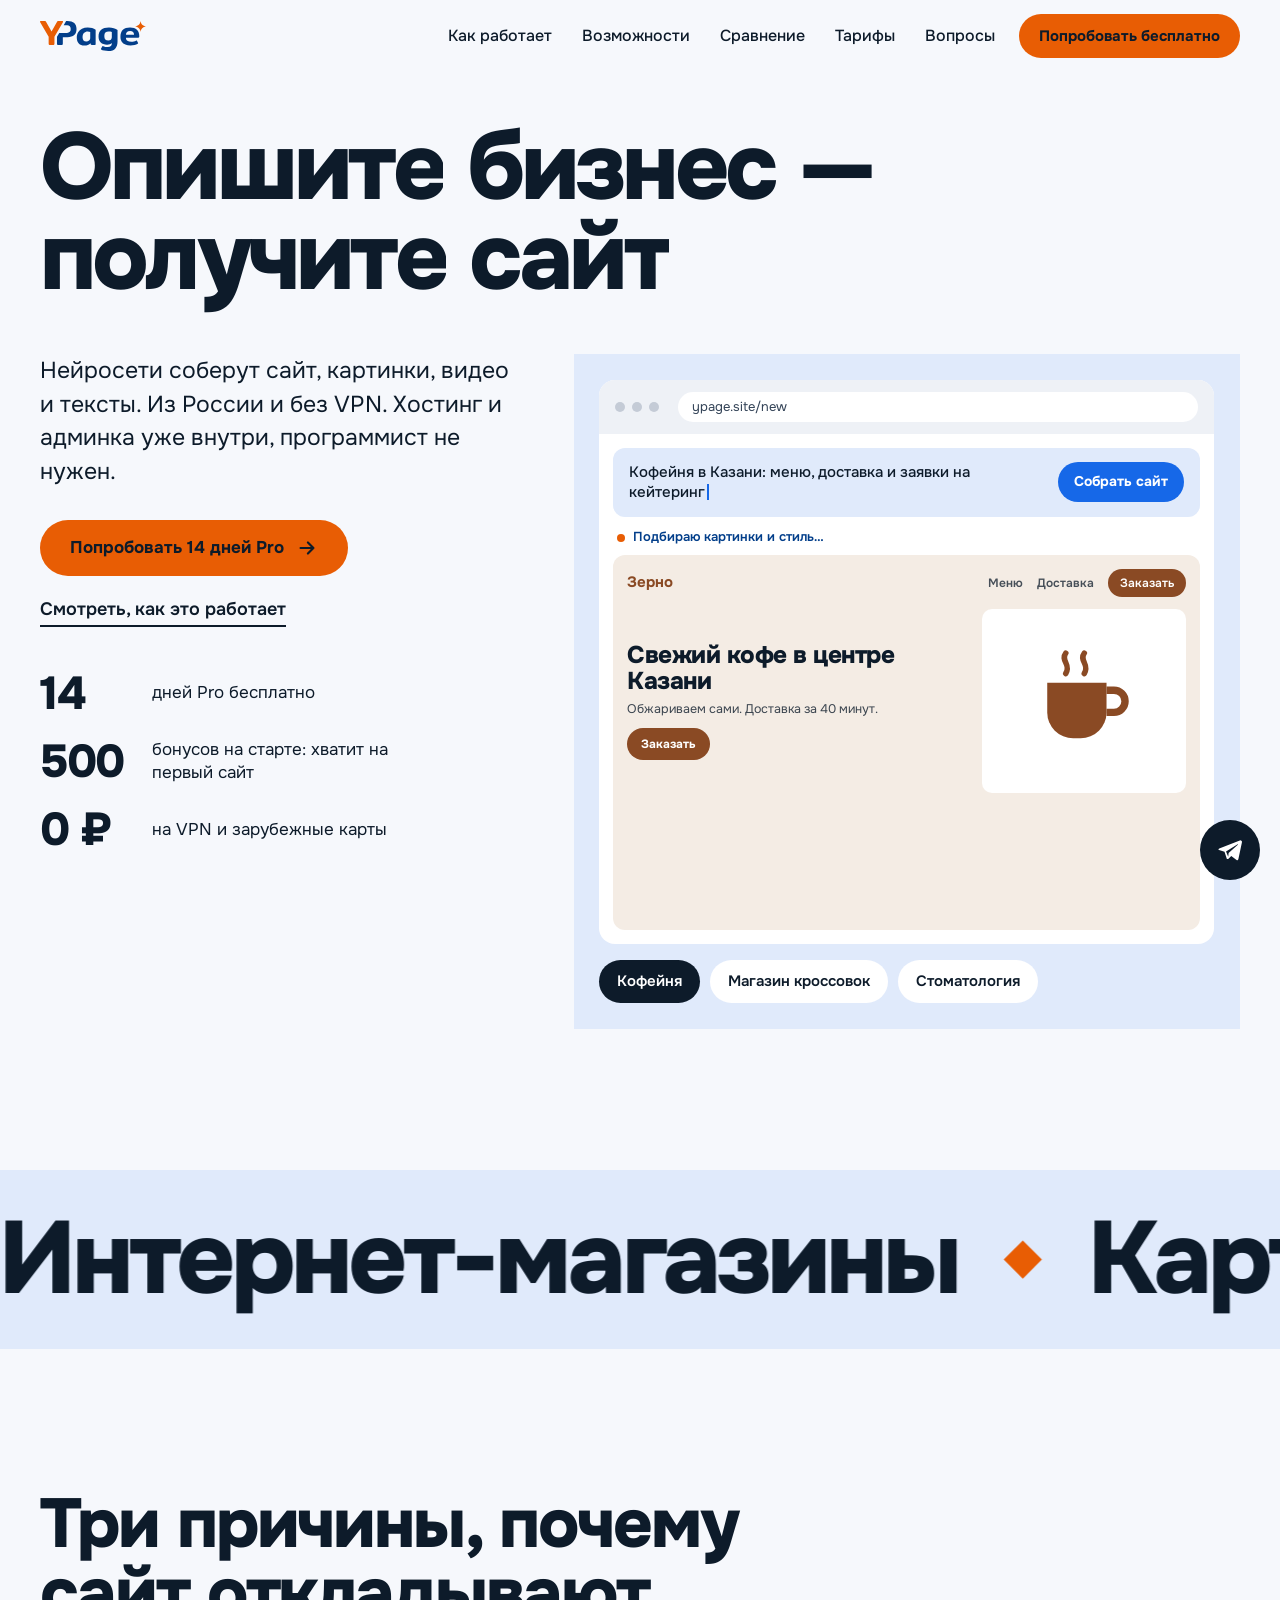
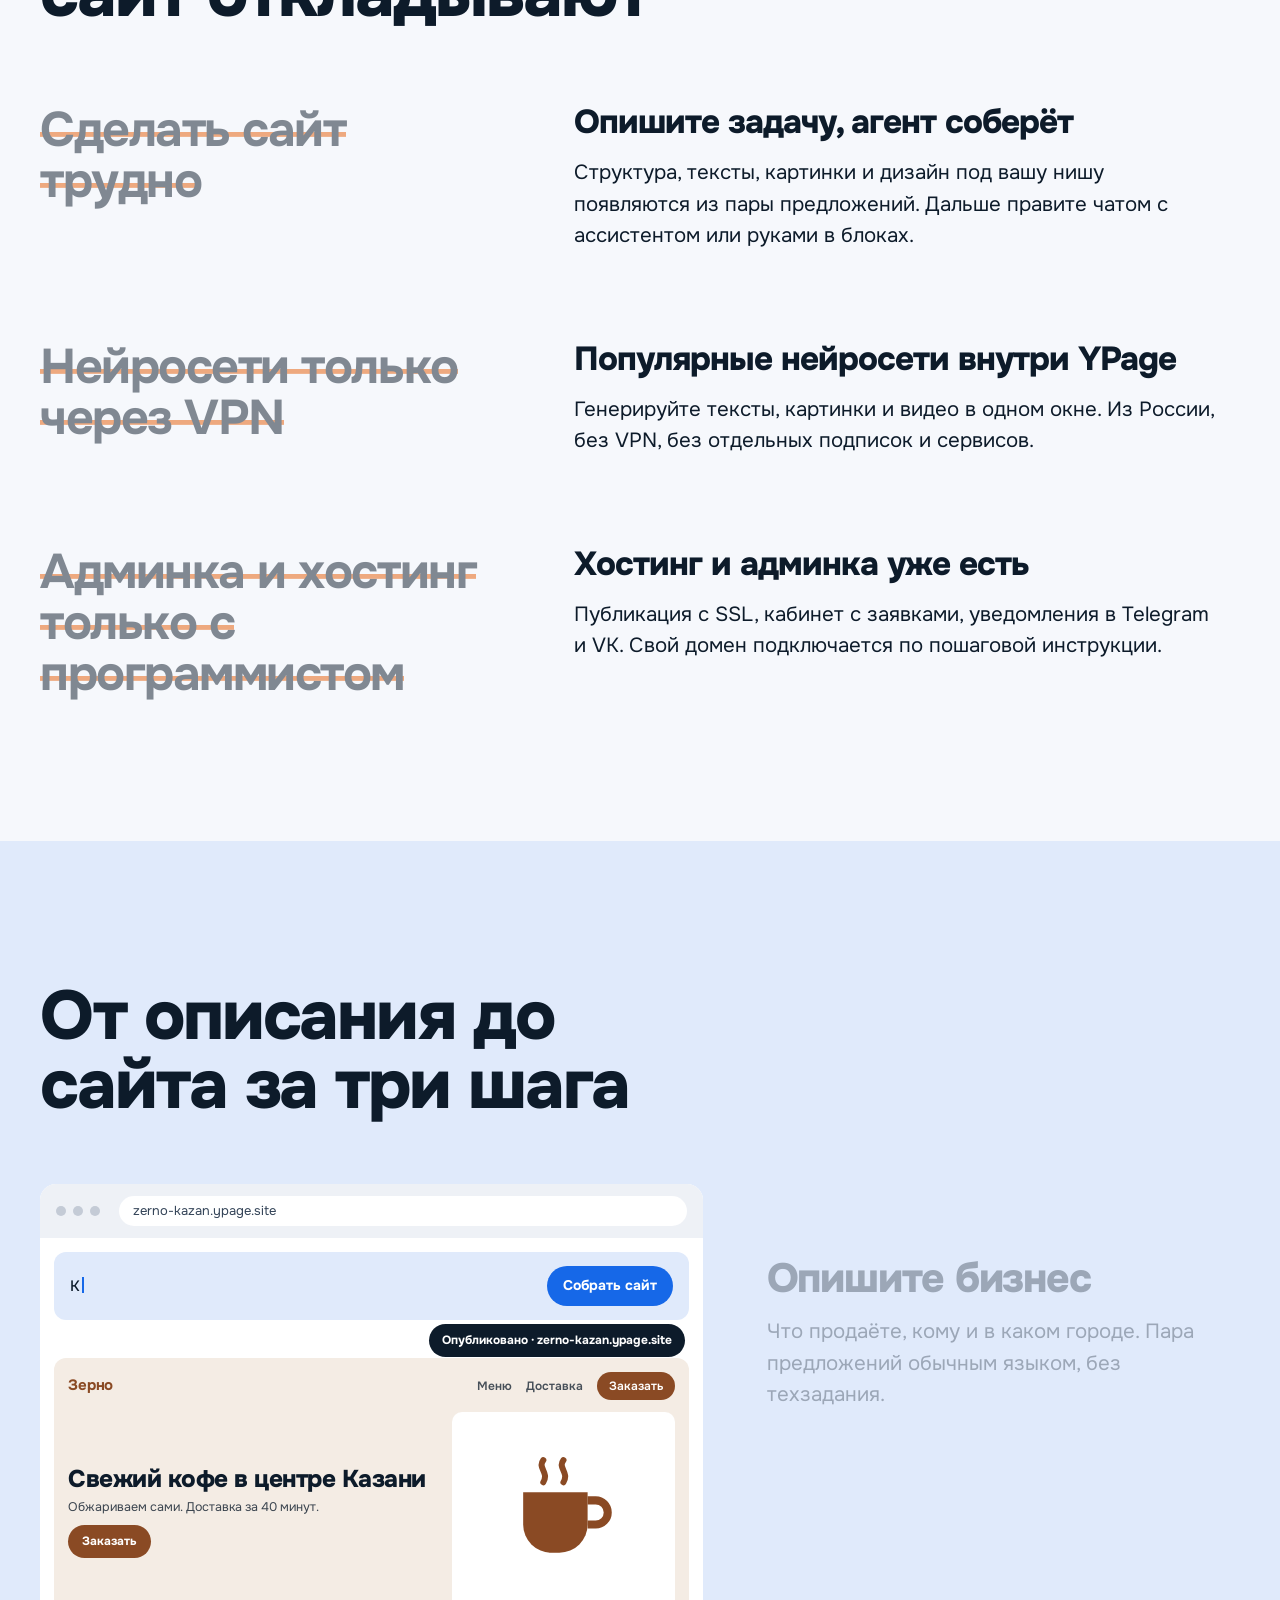
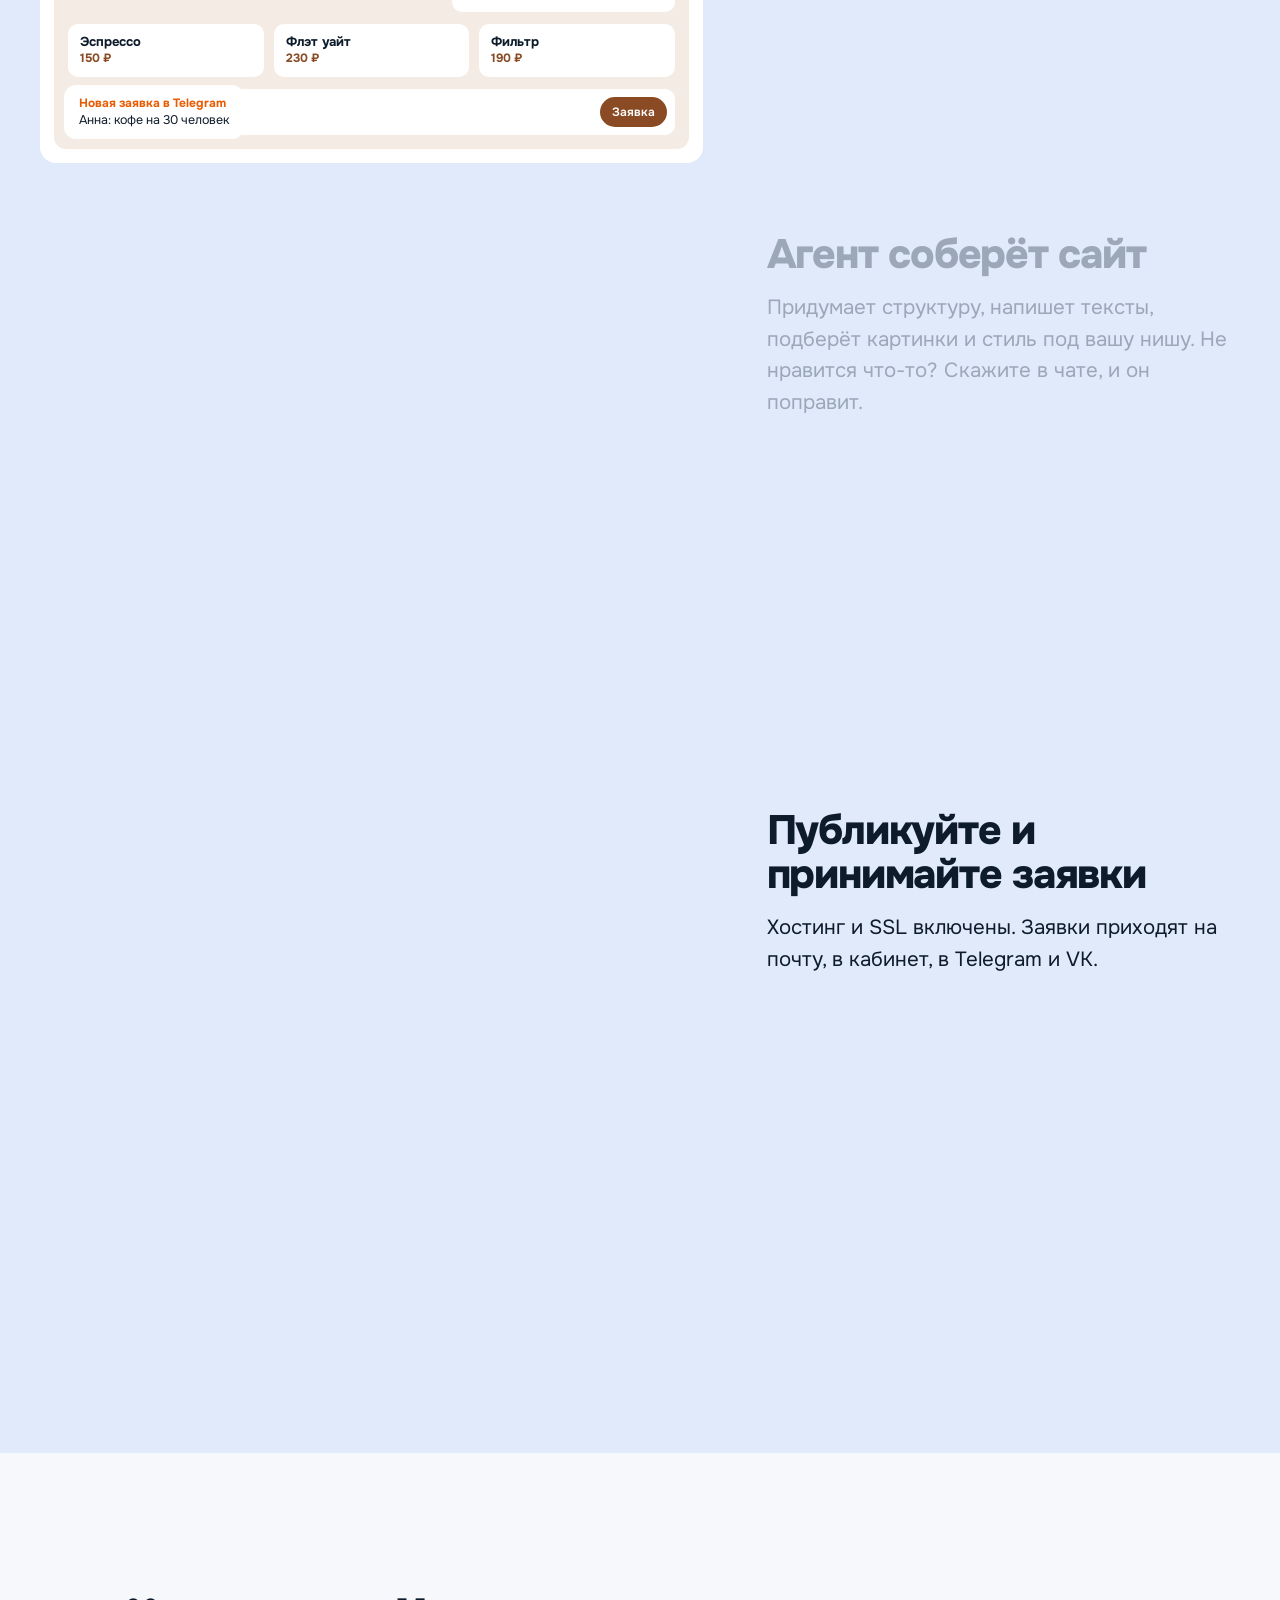
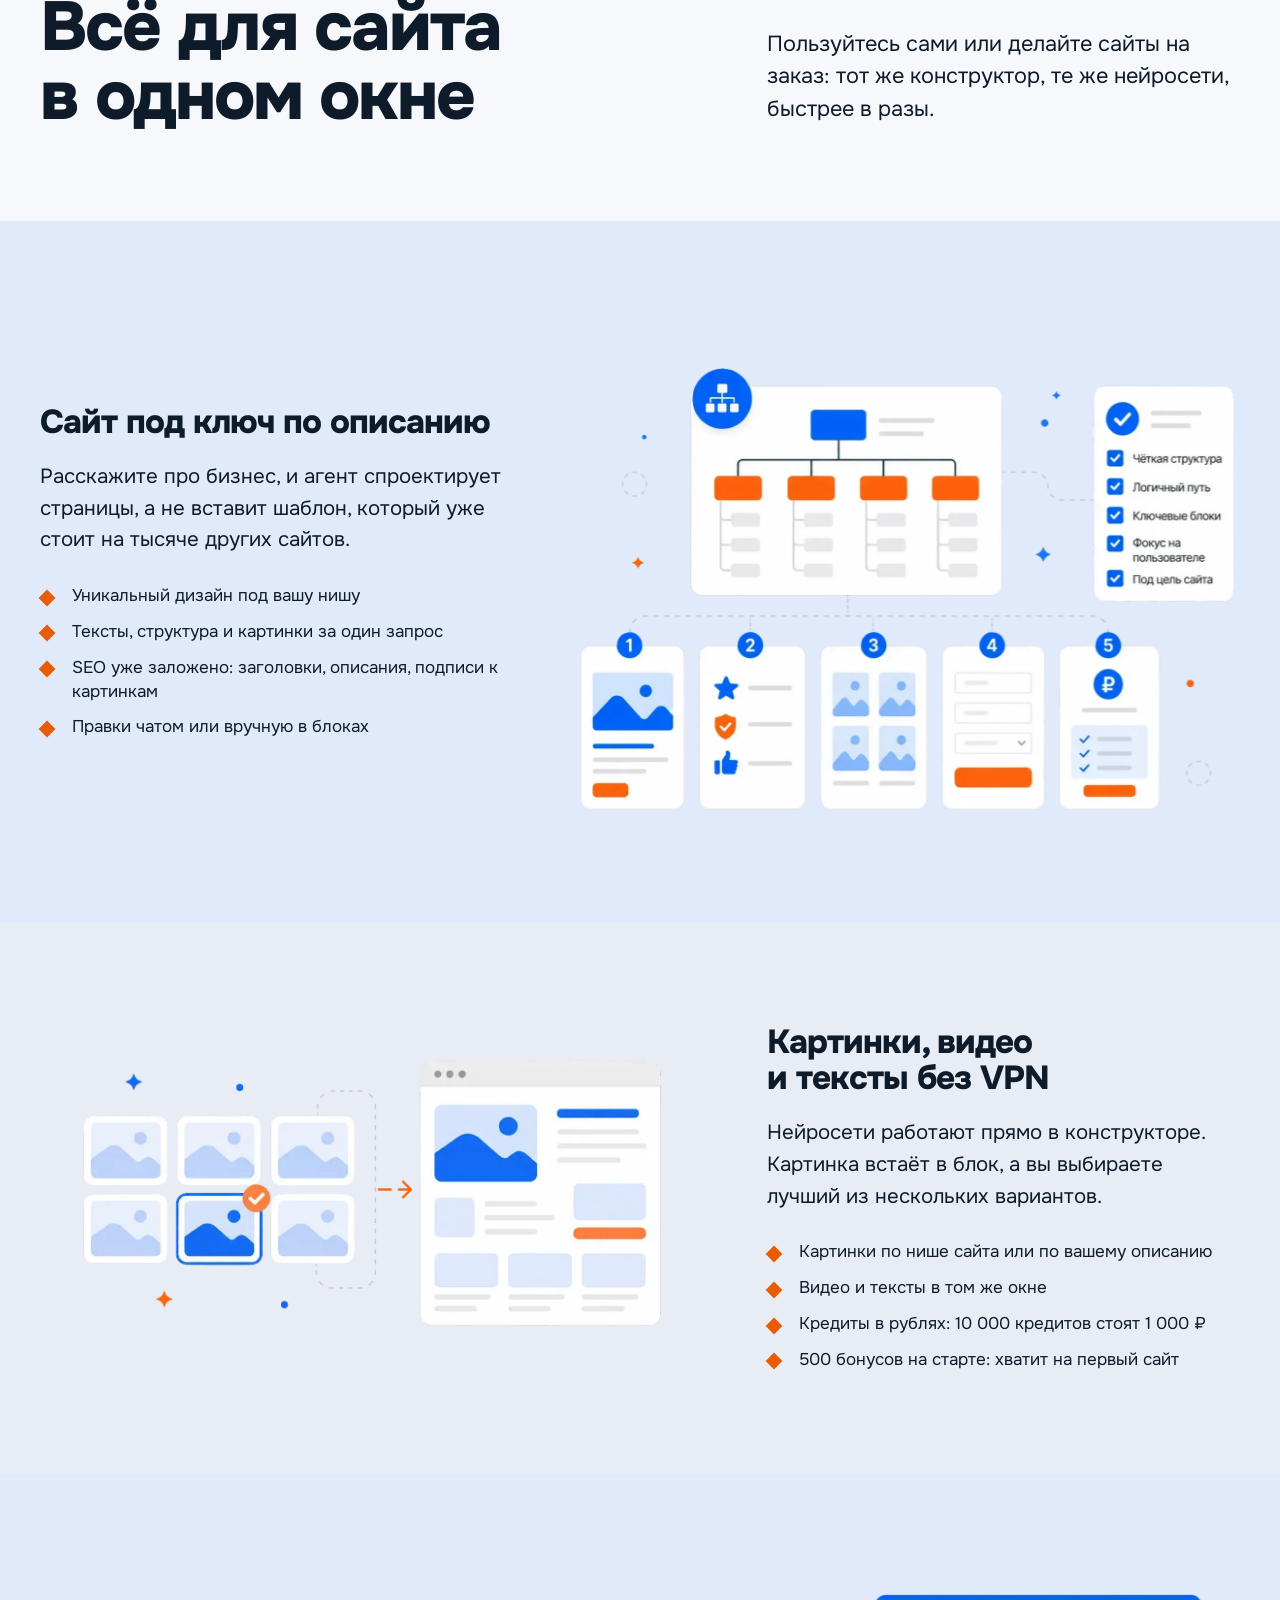
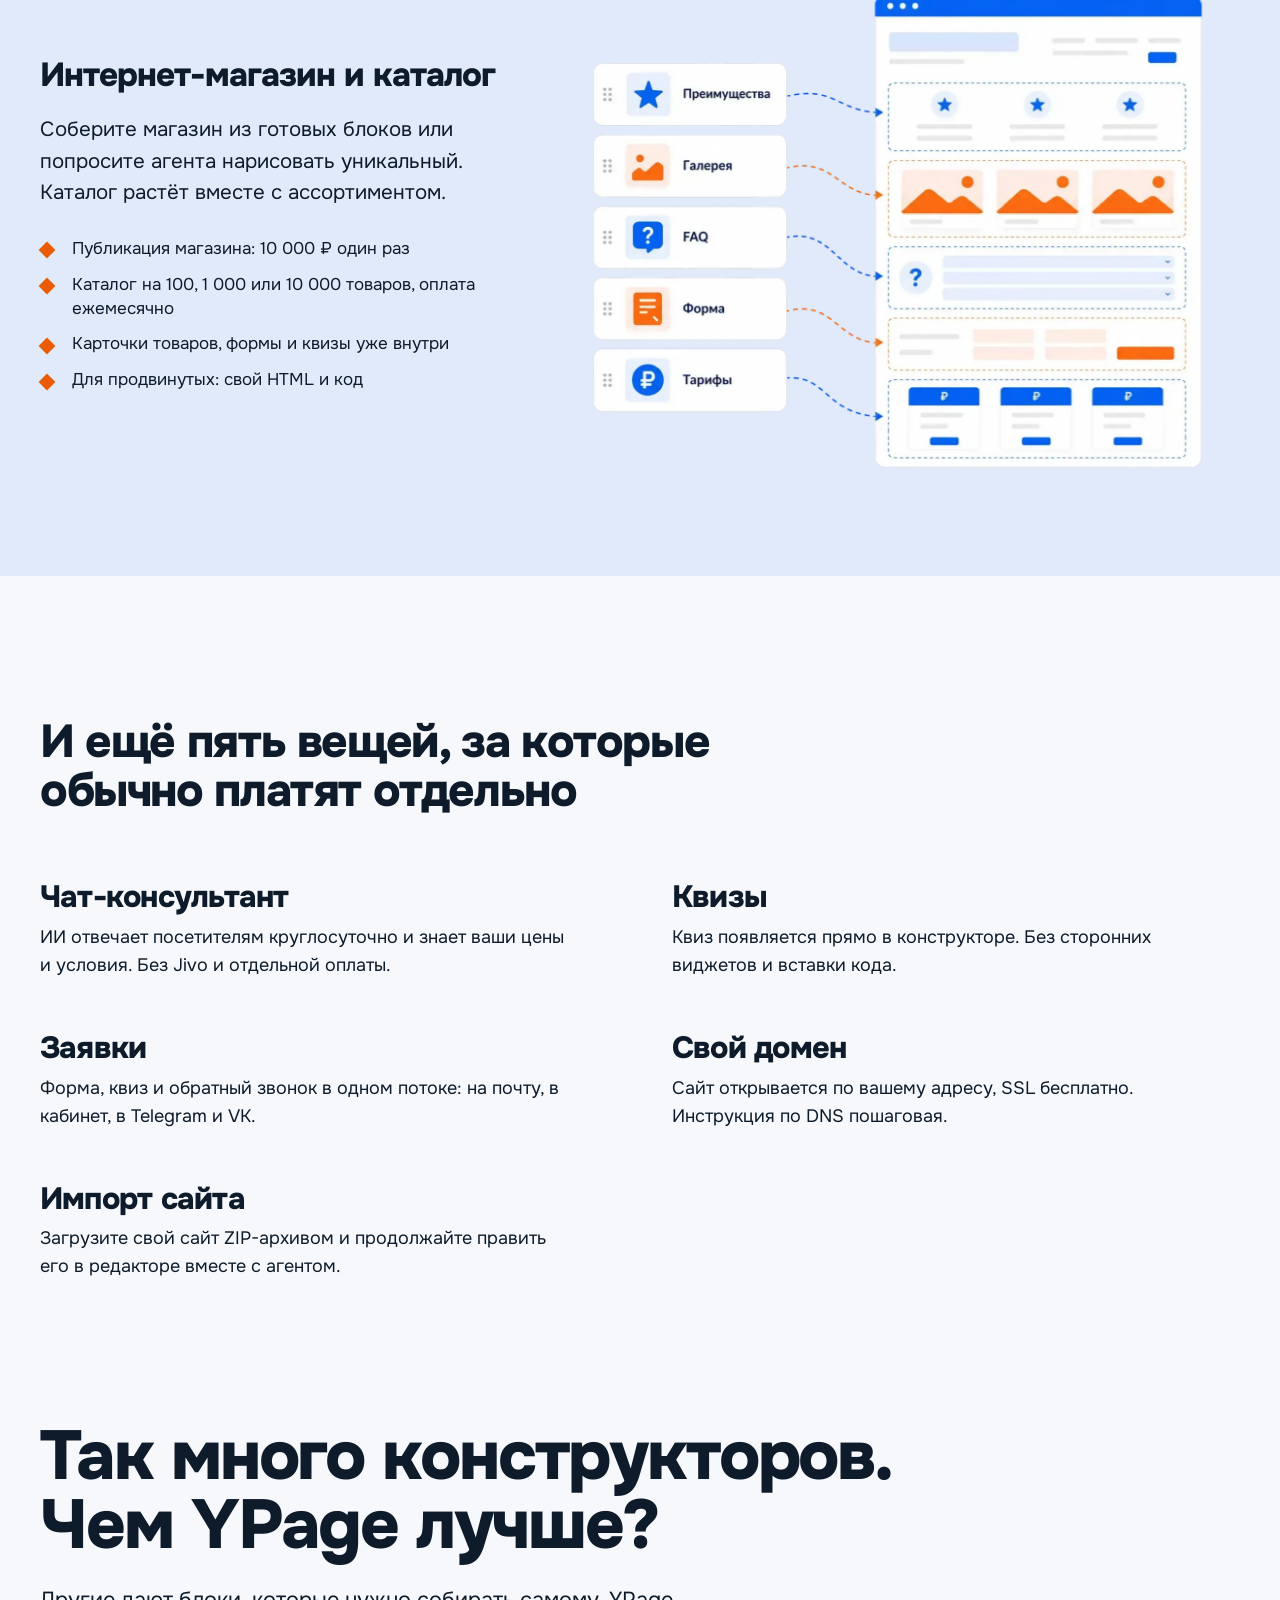
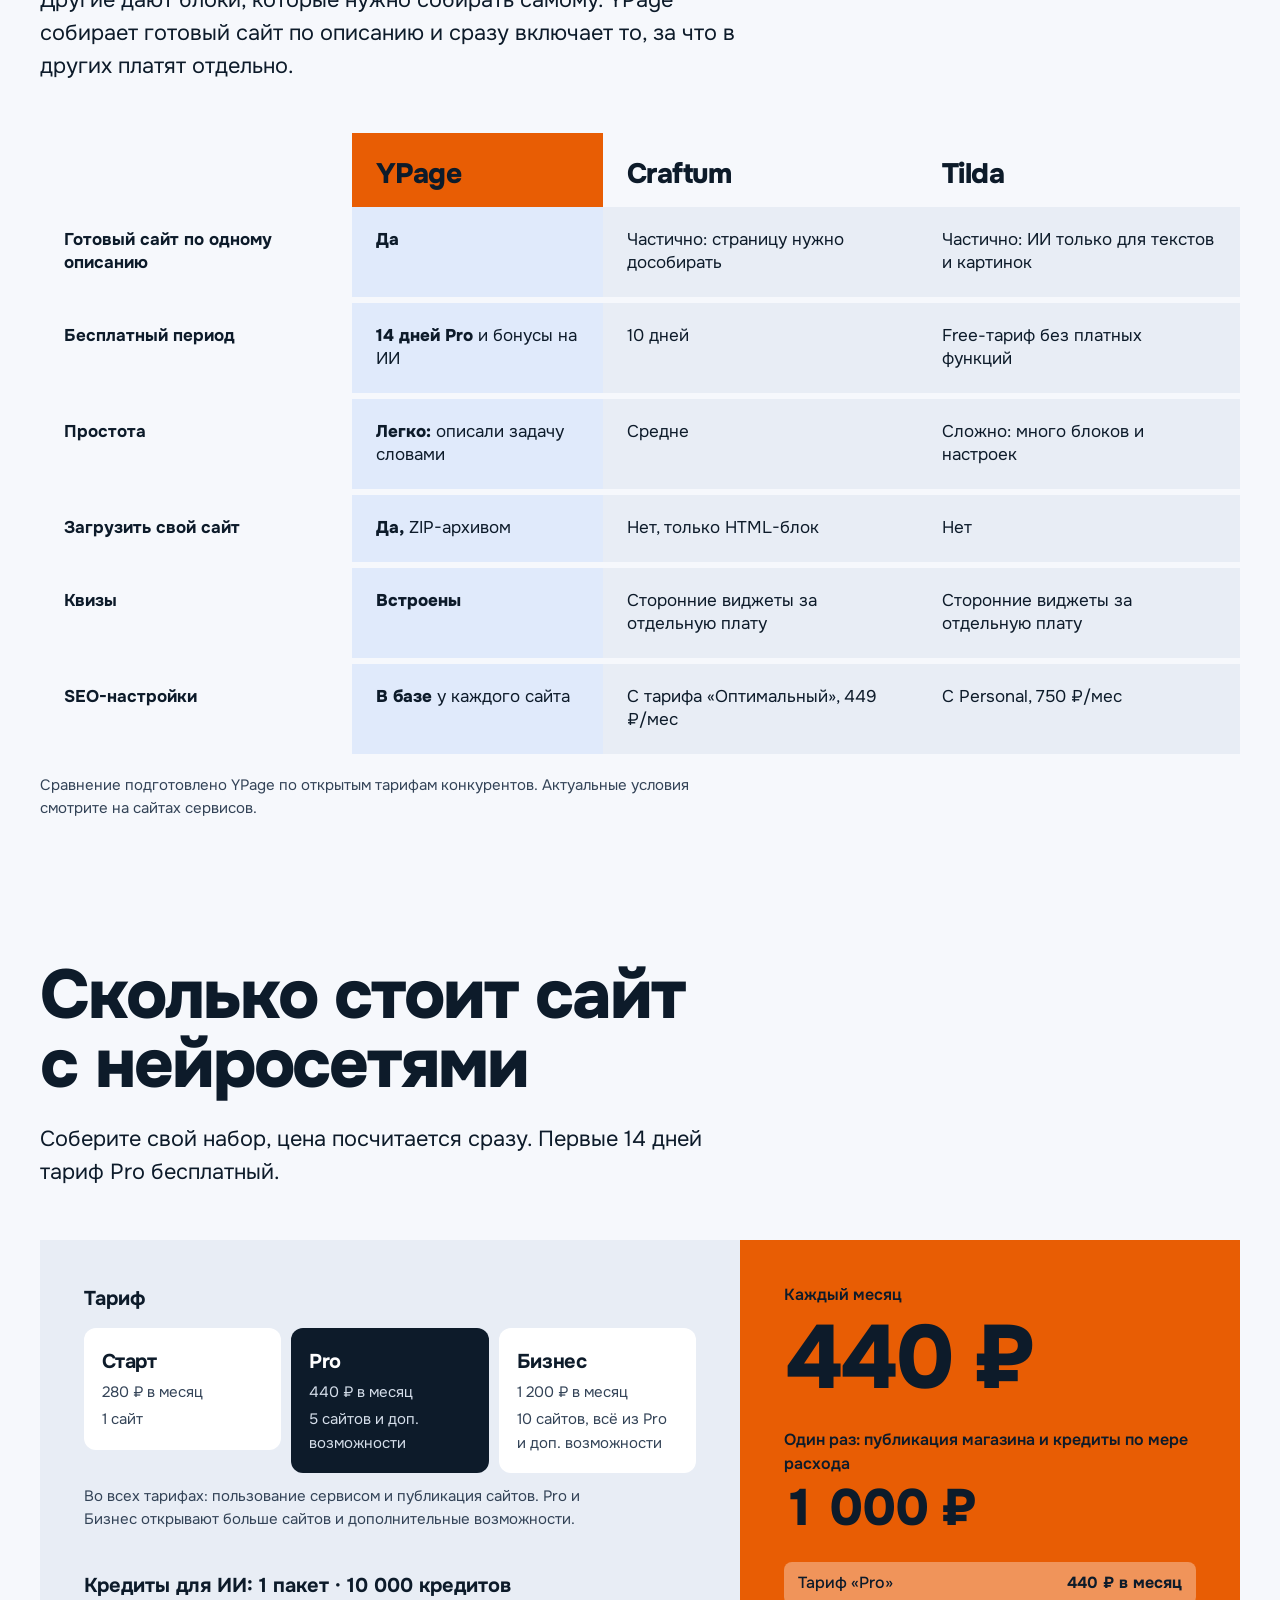
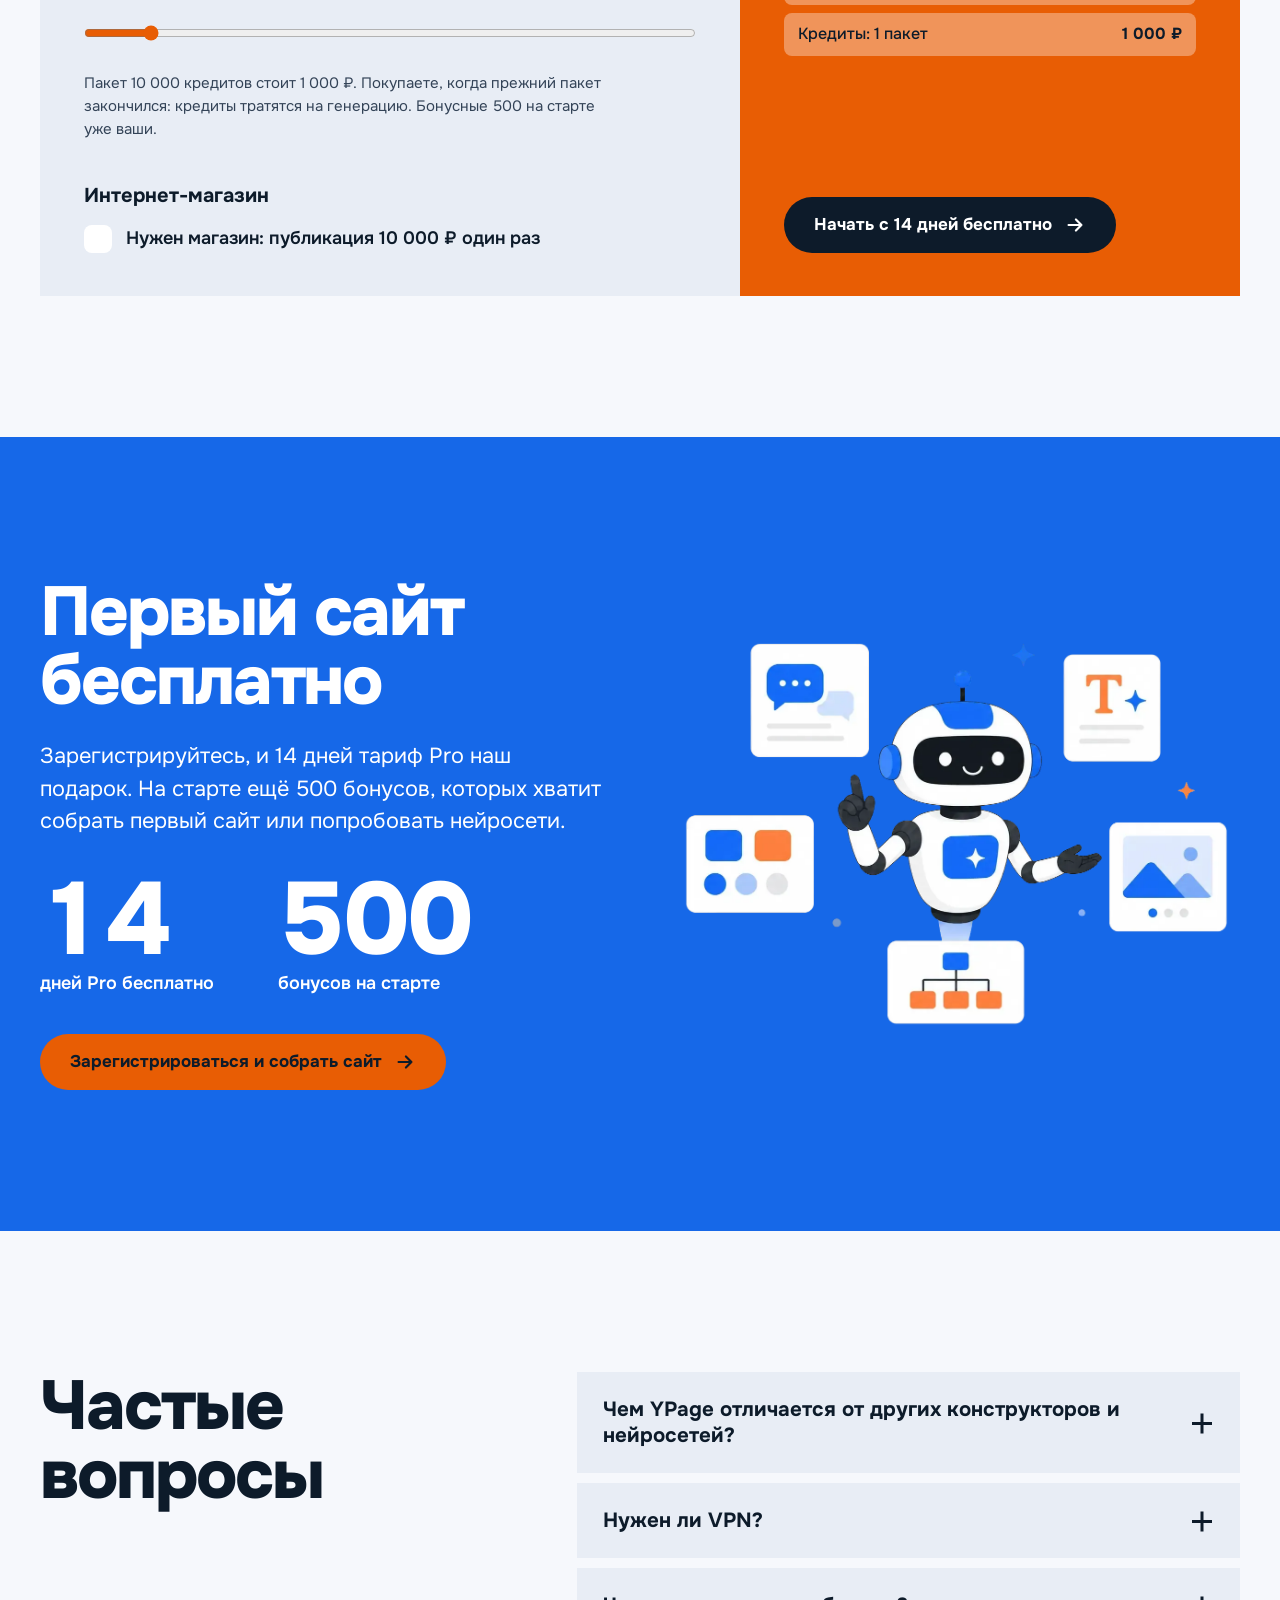
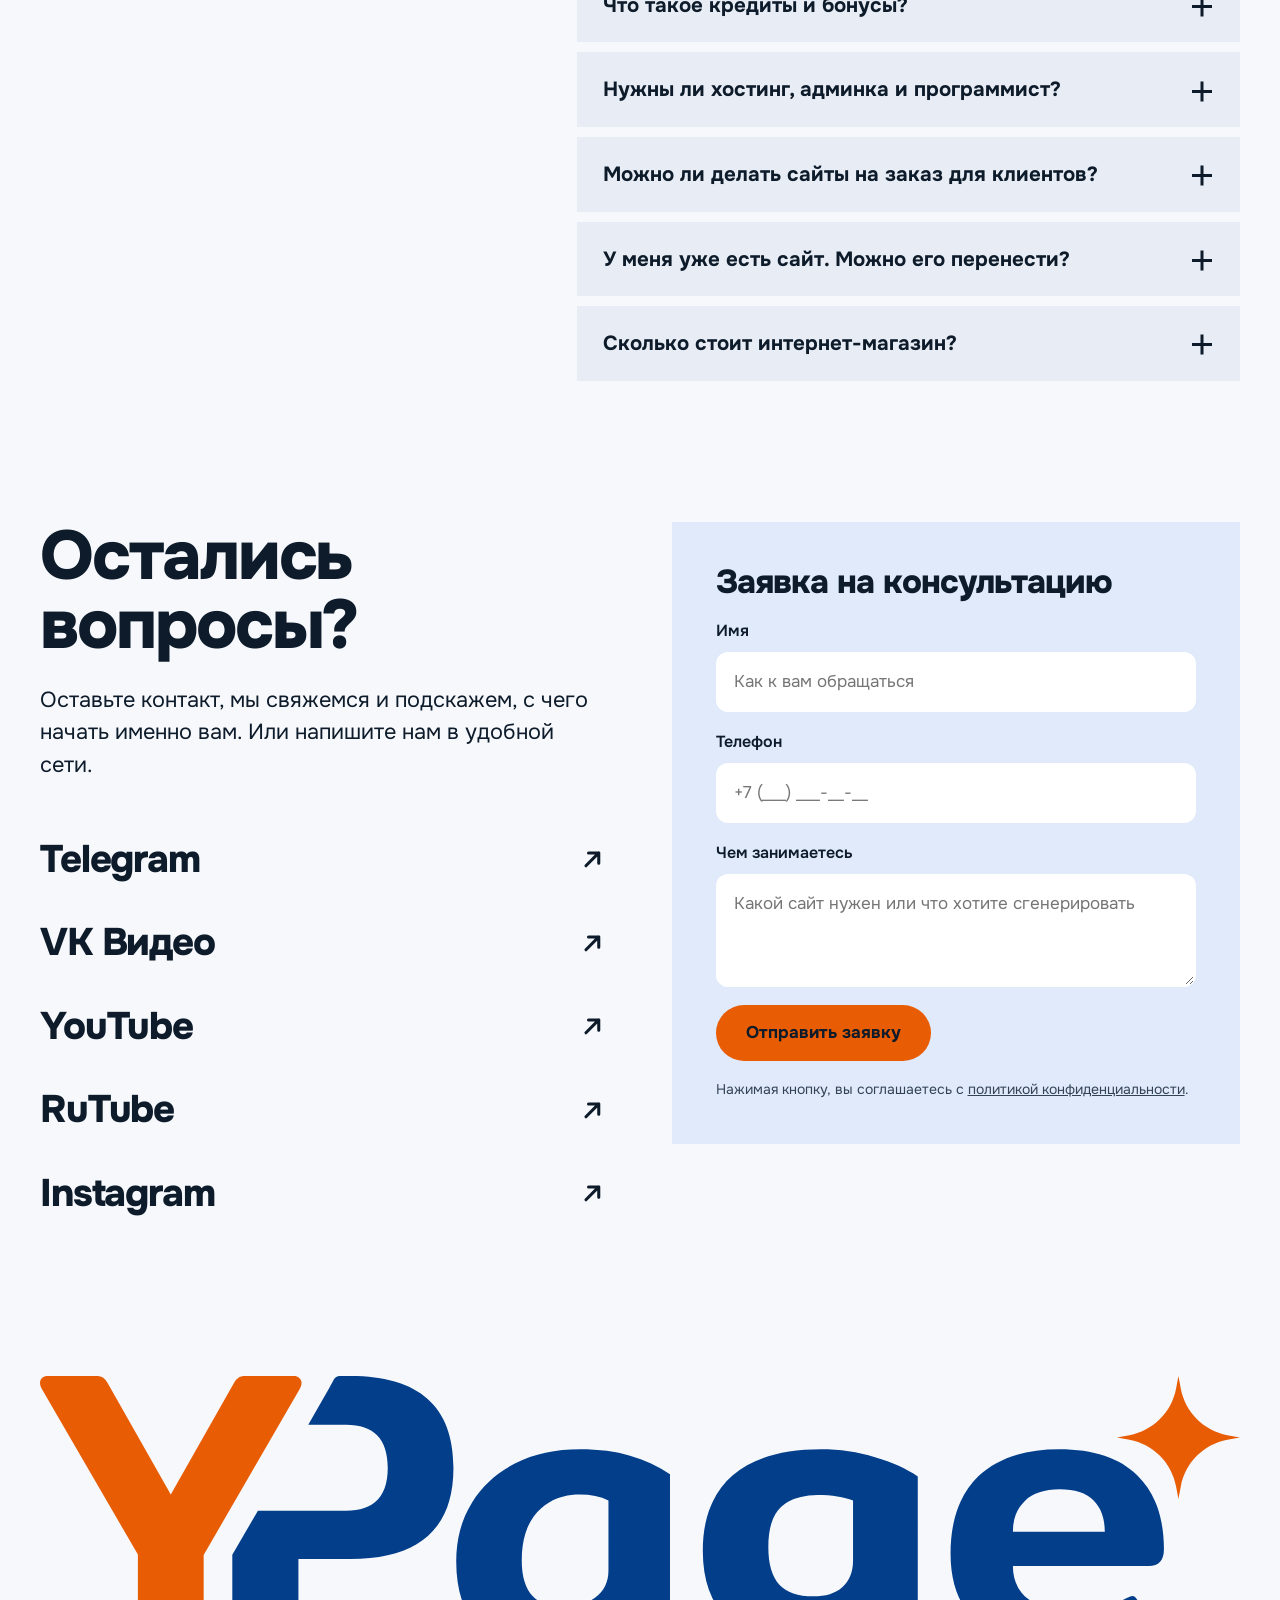
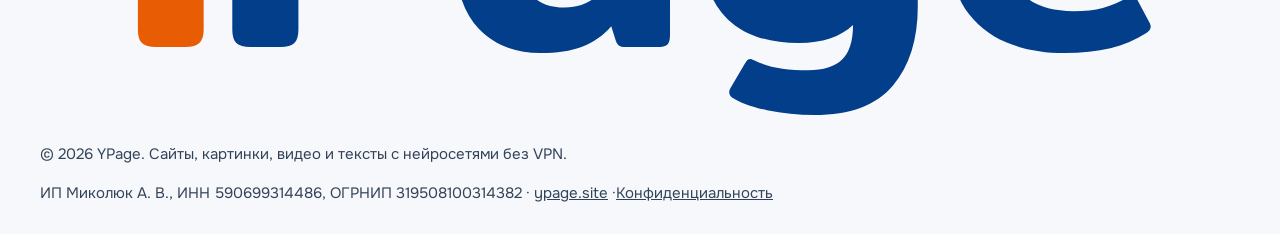
<file: index.html>
<!DOCTYPE html>
<html lang="ru">
<head>
  <meta charset="utf-8">
  <meta name="viewport" content="width=device-width, initial-scale=1">
  <title>YPage: сайт по описанию, нейросети без VPN</title>
  <meta name="description" content="YPage: опишите бизнес, нейросети соберут сайт, картинки, видео и тексты. Из России, без VPN. Хостинг и админка внутри. 14 дней Pro бесплатно и 500 бонусов на старте.">
  <meta name="theme-color" content="#f6f8fc">
  <meta property="og:title" content="YPage: сайт по описанию, нейросети без VPN">
  <meta property="og:description" content="14 дней Pro бесплатно и 500 бонусов на старте. Сайт, картинки, видео и тексты от нейросетей из России.">
  <meta property="og:type" content="website">
  <link rel="icon" type="image/svg+xml" href="assets/favicon.svg">
  <link rel="preconnect" href="https://fonts.googleapis.com">
  <link rel="preconnect" href="https://fonts.gstatic.com" crossorigin>
  <link href="https://fonts.googleapis.com/css2?family=Onest:wght@400;500;600;700;800&display=swap" rel="stylesheet">
  <link rel="stylesheet" href="styles.css">
  <script>document.documentElement.classList.add('js')</script>
</head>
<body>
  <div class="prog" id="prog" aria-hidden="true"></div>

  <header class="header" id="header">
    <div class="header__inner">
      <a class="logo" href="#top" aria-label="YPage — на главную"><img src="assets/logo-dark.svg" alt="YPage" width="906" height="256"></a>
      <nav class="nav" id="nav" aria-label="Основная навигация">
        <a href="#how">Как работает</a>
        <a href="#features">Возможности</a>
        <a href="#compare">Сравнение</a>
        <a href="#pricing">Тарифы</a>
        <a href="#faq">Вопросы</a>
      </nav>
      <a class="btn btn--sm header__cta" href="https://ypage.site/?utm_source=landing&utm_medium=header" target="_blank" rel="noopener"><span>Попробовать бесплатно</span></a>
      <button class="burger" id="burger" type="button" aria-label="Меню" aria-controls="nav" aria-expanded="false"><i></i><i></i></button>
    </div>
  </header>

  <main id="top">
    <!-- HERO -->
    <section class="hero">
      <div class="wrap">
        <h1 data-split>Опишите бизнес&nbsp;— получите сайт</h1>
        <div class="hero__grid">
          <div class="hero__left">
            <p class="hero__sub" data-r style="--i:6">Нейросети соберут сайт, картинки, видео и тексты. Из России и без VPN. Хостинг и админка уже внутри, программист не нужен.</p>
            <div class="hero__act" data-r style="--i:7">
              <a class="btn" href="https://ypage.site/?utm_source=landing&utm_medium=hero" target="_blank" rel="noopener"><span>Попробовать 14 дней Pro</span><svg class="arr" viewBox="0 0 24 24" aria-hidden="true"><path d="M5 12h14M13 6l6 6-6 6" fill="none" stroke="currentColor" stroke-width="2.4" stroke-linecap="round" stroke-linejoin="round"/></svg></a>
              <a class="link" href="#how">Смотреть, как это работает</a>
            </div>
            <ul class="facts" data-r style="--i:8">
              <li><b><span data-count="14">14</span></b><span>дней Pro бесплатно</span></li>
              <li><b><span data-count="500">500</span></b><span>бонусов на старте: хватит на первый сайт</span></li>
              <li><b>0 ₽</b><span>на VPN и зарубежные карты</span></li>
            </ul>
          </div>
          <div class="hero__demo" data-r style="--i:5">
            <div class="demo" id="demoHero" aria-label="Пример: как ИИ собирает сайт по описанию"></div>
            <noscript><img src="assets/blocks.webp" alt="Конструктор YPage: блоки собираются в страницу" width="1447" height="1085"></noscript>
            <div class="chips" id="chips" role="group" aria-label="Выберите пример бизнеса">
              <button type="button" class="chip is-on" data-n="0" aria-pressed="true">Кофейня</button>
              <button type="button" class="chip" data-n="1" aria-pressed="false">Магазин кроссовок</button>
              <button type="button" class="chip" data-n="2" aria-pressed="false">Стоматология</button>
            </div>
          </div>
        </div>
      </div>
    </section>

    <!-- MARQUEE -->
    <div class="marq" aria-hidden="true">
      <div class="marq__t" id="marq">
        <span>Сайты</span><span>Интернет-магазины</span><span>Картинки</span><span>Видео</span><span>Тексты</span><span>Квизы</span><span>Заявки</span>
        <span>Сайты</span><span>Интернет-магазины</span><span>Картинки</span><span>Видео</span><span>Тексты</span><span>Квизы</span><span>Заявки</span>
      </div>
    </div>

    <!-- PAINS -->
    <section class="pains" id="why">
      <div class="wrap">
        <h2 data-r>Три причины, почему сайт откладывают</h2>
        <ul class="pains__list">
          <li class="pain" data-r>
            <p class="pain__old"><span>Сделать сайт трудно</span></p>
            <div class="pain__new">
              <h3>Опишите задачу, агент соберёт</h3>
              <p>Структура, тексты, картинки и дизайн под вашу нишу появляются из пары предложений. Дальше правите чатом с ассистентом или руками в блоках.</p>
            </div>
          </li>
          <li class="pain" data-r>
            <p class="pain__old"><span>Нейросети только через VPN</span></p>
            <div class="pain__new">
              <h3>Популярные нейросети внутри YPage</h3>
              <p>Генерируйте тексты, картинки и видео в одном окне. Из России, без VPN, без отдельных подписок и сервисов.</p>
            </div>
          </li>
          <li class="pain" data-r>
            <p class="pain__old"><span>Админка и хостинг только с программистом</span></p>
            <div class="pain__new">
              <h3>Хостинг и админка уже есть</h3>
              <p>Публикация с SSL, кабинет с заявками, уведомления в Telegram и VK. Свой домен подключается по пошаговой инструкции.</p>
            </div>
          </li>
        </ul>
      </div>
    </section>

    <!-- HOW -->
    <section class="how" id="how">
      <div class="wrap">
        <h2 data-r>От описания до сайта за три шага</h2>
        <div class="how__grid">
          <div class="how__stage">
            <div class="demo demo--stage" id="demoStage" aria-hidden="true"></div>
          </div>
          <ol class="how__steps" id="steps">
            <li class="step" data-step="1">
              <h3>Опишите бизнес</h3>
              <p>Что продаёте, кому и в каком городе. Пара предложений обычным языком, без техзадания.</p>
            </li>
            <li class="step" data-step="2">
              <h3>Агент соберёт сайт</h3>
              <p>Придумает структуру, напишет тексты, подберёт картинки и стиль под вашу нишу. Не нравится что-то? Скажите в чате, и он поправит.</p>
            </li>
            <li class="step" data-step="3">
              <h3>Публикуйте и принимайте заявки</h3>
              <p>Хостинг и SSL включены. Заявки приходят на почту, в кабинет, в Telegram и VK.</p>
            </li>
          </ol>
        </div>
      </div>
    </section>

    <!-- FEATURES -->
    <section class="feat" id="features">
      <div class="wrap feat__head">
        <h2 data-r>Всё для сайта в одном окне</h2>
        <p class="lead" data-r style="--i:1">Пользуйтесь сами или делайте сайты на заказ: тот же конструктор, те же нейросети, быстрее в разы.</p>
      </div>

      <article class="fr fr--blue">
        <div class="wrap fr__in">
          <div class="fr__txt">
            <h3 data-r>Сайт под ключ по описанию</h3>
            <p data-r style="--i:1">Расскажите про бизнес, и агент спроектирует страницы, а не вставит шаблон, который уже стоит на тысяче других сайтов.</p>
            <ul class="tick" data-r style="--i:2">
              <li>Уникальный дизайн под вашу нишу</li>
              <li>Тексты, структура и картинки за один запрос</li>
              <li>SEO уже заложено: заголовки, описания, подписи к картинкам</li>
              <li>Правки чатом или вручную в блоках</li>
            </ul>
          </div>
          <div class="fr__pic" data-r style="--i:1"><img data-par src="assets/plan.webp" alt="Агент строит структуру сайта и собирает страницы" width="1447" height="1085" loading="lazy"></div>
        </div>
      </article>

      <article class="fr fr--flip">
        <div class="wrap fr__in">
          <div class="fr__txt">
            <h3 data-r>Картинки, видео и тексты без VPN</h3>
            <p data-r style="--i:1">Нейросети работают прямо в конструкторе. Картинка встаёт в блок, а вы выбираете лучший из нескольких вариантов.</p>
            <ul class="tick" data-r style="--i:2">
              <li>Картинки по нише сайта или по вашему описанию</li>
              <li>Видео и тексты в том же окне</li>
              <li>Кредиты в рублях: 10 000 кредитов стоят 1 000 ₽</li>
              <li>500 бонусов на старте: хватит на первый сайт</li>
            </ul>
          </div>
          <div class="fr__pic" data-r style="--i:1"><img data-par src="assets/image-gen.webp" alt="Несколько вариантов картинки на выбор, выбранная встаёт в блок сайта" width="1447" height="679" loading="lazy"></div>
        </div>
      </article>

      <article class="fr fr--blue">
        <div class="wrap fr__in">
          <div class="fr__txt">
            <h3 data-r>Интернет-магазин и каталог</h3>
            <p data-r style="--i:1">Соберите магазин из готовых блоков или попросите агента нарисовать уникальный. Каталог растёт вместе с ассортиментом.</p>
            <ul class="tick" data-r style="--i:2">
              <li>Публикация магазина: 10 000 ₽ один раз</li>
              <li>Каталог на 100, 1 000 или 10 000 товаров, оплата ежемесячно</li>
              <li>Карточки товаров, формы и квизы уже внутри</li>
              <li>Для продвинутых: свой HTML и код</li>
            </ul>
          </div>
          <div class="fr__pic" data-r style="--i:1"><img data-par src="assets/blocks.webp" alt="Каталог блоков: преимущества, галерея, FAQ, форма, тарифы" width="1447" height="1085" loading="lazy"></div>
        </div>
      </article>

      <div class="wrap more">
        <h3 data-r>И ещё пять вещей, за которые обычно платят отдельно</h3>
        <dl class="more__list">
          <div data-r><dt>Чат-консультант</dt><dd>ИИ отвечает посетителям круглосуточно и знает ваши цены и условия. Без Jivo и отдельной оплаты.</dd></div>
          <div data-r style="--i:1"><dt>Квизы</dt><dd>Квиз появляется прямо в конструкторе. Без сторонних виджетов и вставки кода.</dd></div>
          <div data-r style="--i:2"><dt>Заявки</dt><dd>Форма, квиз и обратный звонок в одном потоке: на почту, в кабинет, в Telegram и VK.</dd></div>
          <div data-r style="--i:3"><dt>Свой домен</dt><dd>Сайт открывается по вашему адресу, SSL бесплатно. Инструкция по DNS пошаговая.</dd></div>
          <div data-r style="--i:4"><dt>Импорт сайта</dt><dd>Загрузите свой сайт ZIP-архивом и продолжайте править его в редакторе вместе с агентом.</dd></div>
        </dl>
      </div>
    </section>

    <!-- COMPARE -->
    <section class="cmp" id="compare">
      <div class="wrap">
        <h2 data-r>Так много конструкторов. Чем YPage лучше?</h2>
        <p class="lead" data-r style="--i:1">Другие дают блоки, которые нужно собирать самому. YPage собирает готовый сайт по описанию и сразу включает то, за что в других платят отдельно.</p>
        <div class="cmp__scroll" data-r style="--i:2">
          <table class="cmp__t">
            <thead>
              <tr><th scope="col"><span class="sr">Критерий</span></th><th scope="col" class="is-us">YPage</th><th scope="col">Craftum</th><th scope="col">Tilda</th></tr>
            </thead>
            <tbody>
              <tr><th scope="row">Готовый сайт по одному описанию</th><td class="is-us"><b>Да</b></td><td>Частично: страницу нужно дособирать</td><td>Частично: ИИ только для текстов и картинок</td></tr>
              <tr><th scope="row">Бесплатный период</th><td class="is-us"><b>14 дней Pro</b> и бонусы на ИИ</td><td>10 дней</td><td>Free-тариф без платных функций</td></tr>
              <tr><th scope="row">Простота</th><td class="is-us"><b>Легко:</b> описали задачу словами</td><td>Средне</td><td>Сложно: много блоков и настроек</td></tr>
              <tr><th scope="row">Загрузить свой сайт</th><td class="is-us"><b>Да,</b> ZIP-архивом</td><td>Нет, только HTML-блок</td><td>Нет</td></tr>
              <tr><th scope="row">Квизы</th><td class="is-us"><b>Встроены</b></td><td>Сторонние виджеты за отдельную плату</td><td>Сторонние виджеты за отдельную плату</td></tr>
              <tr><th scope="row">SEO-настройки</th><td class="is-us"><b>В базе</b> у каждого сайта</td><td>С тарифа «Оптимальный», 449 ₽/мес</td><td>С Personal, 750 ₽/мес</td></tr>
            </tbody>
          </table>
        </div>
        <p class="note" data-r>Сравнение подготовлено YPage по открытым тарифам конкурентов. Актуальные условия смотрите на сайтах сервисов.</p>
      </div>
    </section>

    <!-- PRICING -->
    <section class="price" id="pricing">
      <div class="wrap">
        <h2 data-r>Сколько стоит сайт с нейросетями</h2>
        <p class="lead" data-r style="--i:1">Соберите свой набор, цена посчитается сразу. Первые 14 дней тариф Pro бесплатный.</p>
        <div class="calc" data-r style="--i:2">
          <form class="calc__ctl" id="calc" onsubmit="return false">
            <fieldset class="ctl">
              <legend>Тариф</legend>
              <div class="plans">
                <label class="plan"><input type="radio" name="plan" value="280"><span class="plan__box"><b>Старт</b><span>280 ₽ в месяц</span><span>1 сайт</span></span></label>
                <label class="plan"><input type="radio" name="plan" value="440" checked><span class="plan__box"><b>Pro</b><span>440 ₽ в месяц</span><span>5 сайтов и доп. возможности</span></span></label>
                <label class="plan"><input type="radio" name="plan" value="1200"><span class="plan__box"><b>Бизнес</b><span>1 200 ₽ в месяц</span><span>10 сайтов, всё из Pro и доп. возможности</span></span></label>
              </div>
              <p class="hint">Во всех тарифах: пользование сервисом и публикация сайтов. Pro и Бизнес открывают больше сайтов и дополнительные возможности.</p>
            </fieldset>

            <div class="ctl">
              <label class="ctl__t" for="packs">Кредиты для ИИ: <output id="packsOut">1 пакет</output></label>
              <input type="range" id="packs" min="0" max="10" value="1" step="1">
              <p class="hint">Пакет 10 000 кредитов стоит 1 000 ₽. Покупаете, когда прежний пакет закончился: кредиты тратятся на генерацию. Бонусные 500 на старте уже ваши.</p>
            </div>

            <fieldset class="ctl">
              <legend>Интернет-магазин</legend>
              <label class="check"><input type="checkbox" id="shop"><span class="check__box" aria-hidden="true"></span><span>Нужен магазин: публикация 10 000 ₽ один раз</span></label>
              <div class="cat" id="cat" hidden>
                <label class="plan plan--s"><input type="radio" name="cat" value="1271" checked><span class="plan__box"><b>100 товаров</b><span>1 271 ₽</span></span></label>
                <label class="plan plan--s"><input type="radio" name="cat" value="5928"><span class="plan__box"><b>1 000 товаров</b><span>5 928 ₽</span></span></label>
                <label class="plan plan--s"><input type="radio" name="cat" value="25404"><span class="plan__box"><b>10 000 товаров</b><span>25 404 ₽</span></span></label>
              </div>
            </fieldset>
          </form>

          <div class="calc__out" aria-live="polite">
            <p class="out__l">Каждый месяц</p>
            <p class="out__big"><span id="outMonth">440</span> ₽</p>
            <p class="out__l">Один раз: публикация магазина и кредиты по мере расхода</p>
            <p class="out__mid"><span id="outExtra">1 000</span> ₽</p>
            <ul class="out__list" id="outList"></ul>
            <a class="btn btn--ink" href="https://ypage.site/?utm_source=landing&utm_medium=calc" target="_blank" rel="noopener"><span>Начать с 14 дней бесплатно</span><svg class="arr" viewBox="0 0 24 24" aria-hidden="true"><path d="M5 12h14M13 6l6 6-6 6" fill="none" stroke="currentColor" stroke-width="2.4" stroke-linecap="round" stroke-linejoin="round"/></svg></a>
          </div>
        </div>
      </div>
    </section>

    <!-- OFFER -->
    <section class="offer" id="start">
      <div class="wrap offer__in">
        <div class="offer__txt">
          <h2 data-r>Первый сайт бесплатно</h2>
          <p class="lead" data-r style="--i:1">Зарегистрируйтесь, и 14 дней тариф Pro наш подарок. На старте ещё 500 бонусов, которых хватит собрать первый сайт или попробовать нейросети.</p>
          <ul class="offer__nums" data-r style="--i:2">
            <li><b><span data-count="14">14</span></b><span>дней Pro бесплатно</span></li>
            <li><b><span data-count="500">500</span></b><span>бонусов на старте</span></li>
          </ul>
          <a class="btn" data-r style="--i:3" href="https://ypage.site/?utm_source=landing&utm_medium=offer" target="_blank" rel="noopener"><span>Зарегистрироваться и собрать сайт</span><svg class="arr" viewBox="0 0 24 24" aria-hidden="true"><path d="M5 12h14M13 6l6 6-6 6" fill="none" stroke="currentColor" stroke-width="2.4" stroke-linecap="round" stroke-linejoin="round"/></svg></a>
        </div>
        <div class="offer__pic" data-r style="--i:1"><img class="bob" src="assets/hero.webp" alt="Робот-ассистент YPage" width="1233" height="884" loading="lazy"></div>
      </div>
    </section>

    <!-- FAQ -->
    <section class="faq" id="faq">
      <div class="wrap faq__in">
        <h2 data-r>Частые вопросы</h2>
        <div class="faq__list">
          <details class="q" data-r><summary>Чем YPage отличается от других конструкторов и нейросетей?</summary><p>Конструктору не нужно вручную собирать блоки, а нейросети не нужны отдельно. YPage по описанию делает готовый сайт: структуру, тексты, картинки, адаптивную вёрстку. Внутри уже есть хостинг, заявки, квизы и чат-консультант.</p></details>
          <details class="q" data-r><summary>Нужен ли VPN?</summary><p>Нет. Тексты, картинки и видео от популярных нейросетей работают прямо в YPage из России, без VPN и зарубежных аккаунтов.</p></details>
          <details class="q" data-r><summary>Что такое кредиты и бонусы?</summary><p>Кредиты тратятся на работу нейросетей: сайт, картинки, видео, тексты. При регистрации вы получаете 500 бонусов, их хватит на первый сайт или на знакомство с нейросетями. Дальше можно купить пакет: 10 000 кредитов за 1 000 ₽.</p></details>
          <details class="q" data-r><summary>Нужны ли хостинг, админка и программист?</summary><p>Нет. Публикация с SSL и кабинет с заявками уже входят в подписку. Свой домен подключается по пошаговой инструкции.</p></details>
          <details class="q" data-r><summary>Можно ли делать сайты на заказ для клиентов?</summary><p>Да. Одни делают сайты себе, другие заказчикам. Агент собирает черновик за минуты, вы дорабатываете и публикуете.</p></details>
          <details class="q" data-r><summary>У меня уже есть сайт. Можно его перенести?</summary><p>Да. Загрузите сайт ZIP-архивом с HTML, CSS и файлами, откроется редактор, где его можно менять вместе с ассистентом. Потом публикуйте на поддомене или на своём домене.</p></details>
          <details class="q" data-r><summary>Сколько стоит интернет-магазин?</summary><p>Публикация одного магазина стоит 10 000 ₽ и оплачивается один раз. Каталог оплачивается ежемесячно: 100 товаров 1 271 ₽, 1 000 товаров 5 928 ₽, 10 000 товаров 25 404 ₽. Подписка выбирается отдельно: от 280 ₽ в месяц.</p></details>
        </div>
      </div>
    </section>

    <!-- CONTACT -->
    <section class="contact" id="contact">
      <div class="wrap contact__in">
        <div class="contact__l">
          <h2 data-r>Остались вопросы?</h2>
          <p class="lead" data-r style="--i:1">Оставьте контакт, мы свяжемся и подскажем, с чего начать именно вам. Или напишите нам в удобной сети.</p>
          <ul class="social" data-r style="--i:2">
            <li><a href="https://t.me/ypagesite" target="_blank" rel="noopener"><span>Telegram</span><svg viewBox="0 0 24 24" aria-hidden="true"><path d="M7 17 17 7M9 7h8v8" fill="none" stroke="currentColor" stroke-width="2.4" stroke-linecap="round" stroke-linejoin="round"/></svg></a></li>
            <li><a href="https://vkvideo.ru/@ypage_ai" target="_blank" rel="noopener"><span>VK Видео</span><svg viewBox="0 0 24 24" aria-hidden="true"><path d="M7 17 17 7M9 7h8v8" fill="none" stroke="currentColor" stroke-width="2.4" stroke-linecap="round" stroke-linejoin="round"/></svg></a></li>
            <li><a href="https://www.youtube.com/@YPage_site" target="_blank" rel="noopener"><span>YouTube</span><svg viewBox="0 0 24 24" aria-hidden="true"><path d="M7 17 17 7M9 7h8v8" fill="none" stroke="currentColor" stroke-width="2.4" stroke-linecap="round" stroke-linejoin="round"/></svg></a></li>
            <li><a href="https://rutube.ru/channel/80660490/" target="_blank" rel="noopener"><span>RuTube</span><svg viewBox="0 0 24 24" aria-hidden="true"><path d="M7 17 17 7M9 7h8v8" fill="none" stroke="currentColor" stroke-width="2.4" stroke-linecap="round" stroke-linejoin="round"/></svg></a></li>
            <li><a href="https://www.instagram.com/ypage.site" target="_blank" rel="noopener"><span>Instagram</span><svg viewBox="0 0 24 24" aria-hidden="true"><path d="M7 17 17 7M9 7h8v8" fill="none" stroke="currentColor" stroke-width="2.4" stroke-linecap="round" stroke-linejoin="round"/></svg></a></li>
          </ul>
        </div>
        <form class="form" id="leadForm" novalidate data-r style="--i:1">
          <h3>Заявка на консультацию</h3>
          <label class="f"><span>Имя</span><input type="text" name="name" autocomplete="name" placeholder="Как к вам обращаться" required></label>
          <label class="f"><span>Телефон</span><input type="tel" name="phone" autocomplete="tel" inputmode="tel" placeholder="+7 (___) ___-__-__" required></label>
          <label class="f"><span>Чем занимаетесь</span><textarea name="comment" rows="3" placeholder="Какой сайт нужен или что хотите сгенерировать"></textarea></label>
          <input type="text" name="_gotcha" style="display:none" tabindex="-1" autocomplete="off">
          <button class="btn" type="submit"><span>Отправить заявку</span></button>
          <p class="form__note">Нажимая кнопку, вы соглашаетесь с <a href="privacy.html">политикой конфиденциальности</a>.</p>
        </form>
      </div>
    </section>
  </main>

  <footer class="footer">
    <div class="wrap">
      <a class="footer__logo" href="#top" aria-label="YPage — наверх"><img src="assets/logo-dark.svg" alt="YPage" width="906" height="256" loading="lazy"></a>
      <div class="footer__row">
        <p>© <span id="year">2026</span> YPage. Сайты, картинки, видео и тексты с нейросетями без VPN.</p>
        <p>ИП Миколюк А. В., ИНН 590699314486, ОГРНИП 319508100314382 · <a href="https://ypage.site/" target="_blank" rel="noopener">ypage.site</a> ·<a href="privacy.html">Конфиденциальность</a></p>
      </div>
    </div>
  </footer>

  <a class="fab" href="https://t.me/ypagesite" target="_blank" rel="noopener" aria-label="Написать в Telegram">
    <svg viewBox="0 0 24 24" aria-hidden="true"><path d="M21.5 3.5 2.8 10.7c-.9.4-.9 1.1-.2 1.3l4.7 1.5 1.8 5.5c.2.6.4.8.9.8.4 0 .6-.2.9-.5l2.2-2.1 4.5 3.3c.8.5 1.4.2 1.6-.8l3-14.2c.3-1.2-.4-1.7-1.2-1.3zM8.6 13.2l9.6-6c.5-.3.9-.1.5.2l-7.9 7.1-.3 3.2z" fill="currentColor"/></svg>
  </a>

  <script src="script.js"></script>
</body>
</html>
</file>
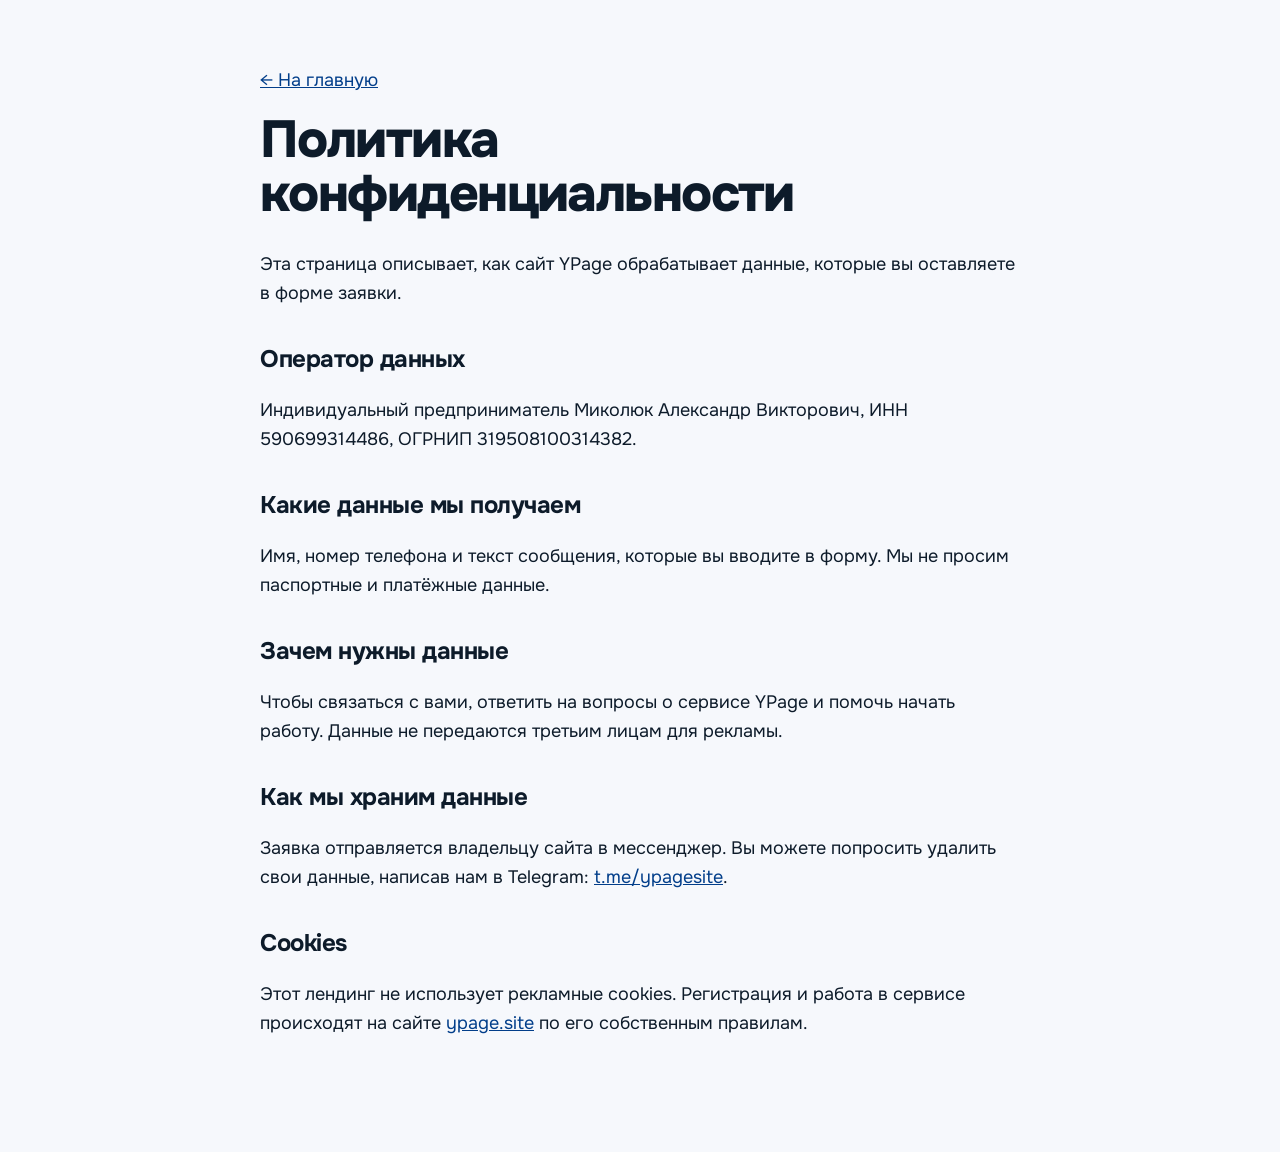
<file: privacy.html>
<!DOCTYPE html>
<html lang="ru">
<head>
<meta charset="utf-8">
<meta name="viewport" content="width=device-width, initial-scale=1">
<title>Политика конфиденциальности — YPage</title>
<link rel="icon" type="image/svg+xml" href="assets/favicon.svg">
<link href="https://fonts.googleapis.com/css2?family=Onest:wght@400;700;800&display=swap" rel="stylesheet">
<style>
body{margin:0;font:400 18px/1.6 'Onest',system-ui,sans-serif;color:#0d1b2a;background:#f6f8fc}
main{max-width:760px;margin:0 auto;padding:48px 20px 96px}
h1{font-size:clamp(32px,6vw,52px);line-height:1.05;letter-spacing:-.03em;font-weight:800;margin:0 0 28px}
h2{font-size:24px;margin:32px 0 8px;letter-spacing:-.02em}
a{color:#023e8a}
</style>
</head>
<body>
<main>
<p><a href="index.html">← На главную</a></p>
<h1>Политика конфиденциальности</h1>
<p>Эта страница описывает, как сайт YPage обрабатывает данные, которые вы оставляете в форме заявки.</p>
<h2>Оператор данных</h2>
<p>Индивидуальный предприниматель Миколюк Александр Викторович, ИНН 590699314486, ОГРНИП 319508100314382.</p>
<h2>Какие данные мы получаем</h2>
<p>Имя, номер телефона и текст сообщения, которые вы вводите в форму. Мы не просим паспортные и платёжные данные.</p>
<h2>Зачем нужны данные</h2>
<p>Чтобы связаться с вами, ответить на вопросы о сервисе YPage и помочь начать работу. Данные не передаются третьим лицам для рекламы.</p>
<h2>Как мы храним данные</h2>
<p>Заявка отправляется владельцу сайта в мессенджер. Вы можете попросить удалить свои данные, написав нам в Telegram: <a href="https://t.me/ypagesite">t.me/ypagesite</a>.</p>
<h2>Cookies</h2>
<p>Этот лендинг не использует рекламные cookies. Регистрация и работа в сервисе происходят на сайте <a href="https://ypage.site/">ypage.site</a> по его собственным правилам.</p>
</main>
</body>
</html>
</file>
<file: styles.css>
:root{
  --ground:#f6f8fc;
  --ink:#0d1b2a;
  --ink2:#334357;
  --acc:#e85d04;
  --acc-h:#ff7420;
  --navy:#023e8a;
  --blue:#1668e8;
  --fb:#e0eafb;
  --fg:#e8edf5;
  --white:#fff;
  --gut:clamp(16px,3.2vw,40px);
  --max:1480px;
  --ease:cubic-bezier(.2,.8,.2,1);
  --gap:clamp(88px,11vw,200px);
}
*,*::before,*::after{box-sizing:border-box}
*{margin:0}
html{-webkit-text-size-adjust:100%;scroll-padding-top:80px}
body{font:400 18px/1.55 'Onest',system-ui,-apple-system,'Segoe UI',Arial,sans-serif;color:var(--ink);background:var(--ground);overflow-x:clip;-webkit-font-smoothing:antialiased}
img,svg{display:block;max-width:100%}
a{color:inherit}
button,input,textarea{font:inherit;color:inherit}
ul,ol{padding:0;list-style:none}
:focus-visible{outline:3px solid var(--blue);outline-offset:3px}
::selection{background:var(--acc);color:var(--ink)}
.sr{position:absolute;width:1px;height:1px;overflow:hidden;clip:rect(0 0 0 0);white-space:nowrap}
.wrap{width:100%;max-width:var(--max);margin:0 auto;padding:0 var(--gut)}

/* progress */
.prog{position:fixed;left:0;top:0;height:4px;width:100%;background:var(--acc);transform:scaleX(0);transform-origin:left;z-index:60;pointer-events:none}

/* type */
h1,h2,h3{font-weight:800;letter-spacing:-.03em;line-height:1;text-wrap:balance}
h2{font-size:clamp(34px,5.4vw,84px);max-width:20ch}
h3{font-size:clamp(24px,2.6vw,38px);line-height:1.08}
.lead{font-size:clamp(18px,1.7vw,24px);line-height:1.5;max-width:52ch;color:var(--ink)}
.note{font-size:15px;color:var(--ink2);margin-top:20px;max-width:70ch}

/* reveal */
.js [data-r]:not([data-split]){opacity:0;transform:translateY(26px);transition:opacity .8s var(--ease),transform .8s var(--ease);transition-delay:calc(var(--i,0)*85ms)}
.js [data-r].on:not([data-split]){opacity:1;transform:none}

/* buttons */
.btn{display:inline-flex;align-items:center;justify-content:center;gap:12px;min-height:56px;padding:0 30px;border:0;border-radius:99px;background:var(--acc);color:var(--ink);font-weight:700;font-size:17px;line-height:1.1;text-decoration:none;cursor:pointer;transition:transform .25s var(--ease),background-color .2s;will-change:transform}
.btn:hover{background:var(--acc-h)}
.btn:active{transform:scale(.96)}
.btn .arr{width:22px;height:22px;transition:transform .3s var(--ease)}
.btn:hover .arr{transform:translateX(5px)}
.btn--sm{min-height:44px;padding:0 20px;font-size:15px}
.btn--ink{background:var(--ink);color:#fff}
.btn--ink:hover{background:#1d3550}
.link{position:relative;font-weight:600;text-decoration:none;padding-bottom:3px}
.link::after{content:"";position:absolute;left:0;right:0;bottom:0;height:2px;background:currentColor;transform-origin:right;transition:transform .4s var(--ease)}
.link:hover::after{transform:scaleX(0)}

/* header */
.header{position:sticky;top:0;z-index:50;background:var(--ground);transition:background-color .3s}
.header.scrolled{background:#fff}
.header__inner{display:flex;align-items:center;gap:24px;min-width:0;height:72px;max-width:var(--max);margin:0 auto;padding:0 var(--gut)}
.logo{flex-shrink:0;display:block}
.logo img{height:30px;width:auto}
.nav{display:flex;gap:30px;margin-left:auto}
.nav a{white-space:nowrap;text-decoration:none;font-weight:500;font-size:16px;transition:color .2s}
.nav a:hover{color:var(--acc)}
.header__cta{flex-shrink:0}
.burger{display:none;width:44px;height:44px;border:0;background:none;position:relative;cursor:pointer;margin-left:auto}
.burger i{position:absolute;left:10px;right:10px;height:3px;background:var(--ink);border-radius:2px;transition:transform .3s var(--ease)}
.burger i:nth-child(1){top:16px}.burger i:nth-child(2){top:25px}
.burger.is-open i:nth-child(1){transform:translateY(4.5px) rotate(45deg)}
.burger.is-open i:nth-child(2){transform:translateY(-4.5px) rotate(-45deg)}

/* hero */
.hero{padding:clamp(24px,4vw,56px) 0 var(--gap)}
.hero h1{font-size:clamp(34px,7.4vw,118px);line-height:.95;letter-spacing:-.04em;max-width:none}
.w{display:inline-block;overflow:hidden;vertical-align:top;padding-bottom:.12em;margin-bottom:-.12em}
.w>span{display:inline-block}
.js [data-split] .w>span{transform:translateY(112%);transition:transform 1s var(--ease);transition-delay:calc(var(--i,0)*80ms)}
.js [data-split].on .w>span{transform:none}
.hero__grid{display:grid;grid-template-columns:5fr 7fr;gap:clamp(28px,4.5vw,80px);margin-top:clamp(28px,4vw,56px);align-items:start}
.hero__sub{font-size:clamp(19px,1.8vw,25px);line-height:1.45;max-width:34ch}
.hero__act{display:flex;flex-wrap:wrap;align-items:center;gap:20px 28px;margin-top:32px}
.facts{margin-top:44px;display:grid;gap:22px}
.facts li{display:grid;grid-template-columns:minmax(96px,auto) 1fr;gap:16px;align-items:center}
.facts b{font-size:clamp(34px,3.6vw,54px);font-weight:800;letter-spacing:-.03em;line-height:1;white-space:nowrap}
.facts li>span{font-size:17px;line-height:1.35;max-width:26ch}
.hero__demo{background:var(--fb);padding:clamp(14px,2vw,28px)}

/* builder demo (product UI) */
.demo{position:relative}
.bw{background:#fff;border-radius:16px;overflow:hidden;min-height:clamp(420px,40vw,520px);display:flex;flex-direction:column;position:relative}
.bw__bar{display:flex;align-items:center;gap:7px;padding:12px 16px;background:#eef1f6}
.bw__bar i{width:10px;height:10px;border-radius:50%;background:#c4cbd6}
.bw__url{margin-left:12px;flex:1;min-width:0;background:#fff;border-radius:99px;padding:5px 14px;font-size:13px;color:var(--ink2);white-space:nowrap;overflow:hidden;text-overflow:ellipsis}
.bw__prompt{display:flex;align-items:center;gap:12px;padding:14px 16px;background:var(--fb);margin:14px 14px 0;border-radius:12px;min-height:64px}
.bw__typed{flex:1;font-size:15px;line-height:1.35;font-weight:500;min-width:0}
.bw__caret{display:inline-block;width:2px;height:1.05em;background:var(--blue);vertical-align:-.15em;margin-left:2px;animation:blink 1s steps(1) infinite}
.bw__go{flex-shrink:0;border:0;border-radius:99px;background:var(--blue);color:#fff;font-weight:700;font-size:14px;padding:9px 16px;transition:transform .2s var(--ease),background-color .2s}
.bw.is-press .bw__go{transform:scale(.88);background:var(--navy)}
.bw__status{min-height:34px;padding:0 18px;display:flex;align-items:center;justify-content:space-between;gap:10px;margin-top:4px}
.bw__stxt{display:flex;align-items:center;gap:8px;font-size:13px;font-weight:600;color:var(--navy)}
.bw__stxt::before{content:"";width:8px;height:8px;border-radius:50%;background:var(--acc);transform:scale(.4);opacity:0;transition:transform .3s var(--ease),opacity .3s}
.bw__stxt.on::before{opacity:1;transform:scale(1);animation:pulse 1s ease-in-out infinite}
.bw__site{flex:1;margin:0 14px 14px;background:var(--tint,#f4ece4);border-radius:12px;padding:14px;display:grid;gap:12px;align-content:start;position:relative;transition:background-color .6s}
.bw__site>*{opacity:0;transform:translateY(16px);transition:opacity .55s var(--ease),transform .55s var(--ease)}
.bw__site>.is-in{opacity:1;transform:none}
.bw.fast .bw__site>*,.bw.fast .bw__chip,.bw.fast .bw__toast{transition-duration:0s}
.bs-nav{display:flex;align-items:center;gap:14px;font-size:12px;font-weight:600}
.bs-nav b{font-size:15px;letter-spacing:-.01em;color:var(--acc2,#8a4a24);margin-right:auto}
.bs-nav span{opacity:.75}
.bs-nav em{font-style:normal;background:var(--acc2,#8a4a24);color:#fff;padding:5px 12px;border-radius:99px}
.bs-hero{display:grid;grid-template-columns:1.25fr .75fr;gap:14px;align-items:center}
.bs-hero h4{font-size:clamp(17px,1.9vw,25px);line-height:1.08;letter-spacing:-.02em;font-weight:800}
.bs-hero p{font-size:12.5px;margin-top:6px;opacity:.8;line-height:1.35}
.bs-btn{display:inline-block;margin-top:10px;background:var(--acc2,#8a4a24);color:#fff;font-weight:700;font-size:12px;padding:7px 14px;border-radius:99px}
.bs-pic{aspect-ratio:1/.9;background:#fff;border-radius:10px;display:grid;place-items:center;color:var(--acc2,#8a4a24)}
.bs-pic svg{width:58%;height:auto}
.bs-cards{display:grid;grid-template-columns:repeat(3,1fr);gap:10px}
.bs-card{background:#fff;border-radius:10px;padding:10px 12px;font-size:12px;line-height:1.3}
.bs-card b{display:block;font-size:13px}
.bs-card span{color:var(--acc2,#8a4a24);font-weight:700}
.bs-form{display:flex;align-items:center;gap:10px;background:#fff;border-radius:10px;padding:8px 8px 8px 14px;font-size:12px;font-weight:600}
.bs-form span{margin-right:auto}
.bs-form em{font-style:normal;background:var(--acc2,#8a4a24);color:#fff;padding:6px 12px;border-radius:99px}
.bw__chip{background:var(--ink);color:#fff;font-size:12px;font-weight:700;padding:7px 13px;border-radius:99px;opacity:0;transform:scale(.6) translateY(-8px);transform-origin:right center;white-space:nowrap;transition:opacity .35s var(--ease),transform .5s cubic-bezier(.3,1.6,.5,1)}
.bw__chip.on{opacity:1;transform:none}
.bw__toast{position:absolute;left:24px;bottom:24px;max-width:calc(100% - 48px);background:#fff;color:var(--ink);border-radius:12px;padding:11px 15px;font-size:12.5px;line-height:1.3;opacity:0;transform:translateY(24px);transition:opacity .4s var(--ease),transform .6s cubic-bezier(.3,1.4,.5,1);z-index:2}
.bw__toast b{display:block;font-size:12px;color:var(--acc)}
.bw__toast.on{opacity:1;transform:none}
.chips{display:flex;flex-wrap:wrap;gap:10px;margin-top:16px}
.chip{border:0;background:#fff;color:var(--ink);font-weight:600;font-size:15px;padding:10px 18px;border-radius:99px;cursor:pointer;transition:background-color .25s,color .25s,transform .2s var(--ease)}
.chip:hover{transform:translateY(-2px)}
.chip:active{transform:scale(.95)}
.chip.is-on{background:var(--ink);color:#fff}
@keyframes blink{50%{opacity:0}}
@keyframes pulse{50%{transform:scale(1.5)}}

/* marquee */
.marq{background:var(--fb);overflow:hidden;padding:clamp(22px,3vw,44px) 0}
.marq__t{display:flex;width:max-content;white-space:nowrap;will-change:transform}
.marq__t span{font-size:clamp(44px,8vw,128px);font-weight:800;letter-spacing:-.04em;line-height:1;display:inline-flex;align-items:center}
.marq__t span::after{content:"";width:.26em;height:.26em;background:var(--acc);margin:0 .5em;transform:rotate(45deg)}

/* pains */
.pains{padding:var(--gap) 0}
.pains__list{margin-top:clamp(40px,6vw,88px);display:grid;gap:clamp(56px,7vw,112px)}
.pain{display:grid;grid-template-columns:5fr 7fr;gap:clamp(20px,4.5vw,80px);align-items:start}
.pain__old{font-size:clamp(28px,3.8vw,60px);font-weight:700;letter-spacing:-.03em;line-height:1.05}
.pain__old span{-webkit-box-decoration-break:clone;box-decoration-break:clone;transition:background-size .9s var(--ease) .45s,opacity .6s .95s;/* taste-skill-ignore: flat strike line drawn per text line */background:linear-gradient(var(--acc),var(--acc)) 0 58%/0 .1em no-repeat}
.pain.on .pain__old span{background-size:100% .1em;opacity:.5}
.js .pain__new{opacity:0;transform:translateY(22px);transition:opacity .7s var(--ease) 1s,transform .7s var(--ease) 1s}
.js .pain.on .pain__new{opacity:1;transform:none}
.pain__new p{margin-top:16px;font-size:clamp(18px,1.6vw,22px);max-width:46ch}

/* how */
.how{padding:var(--gap) 0;background:var(--fb)}
.how__grid{display:grid;grid-template-columns:7fr 5fr;gap:clamp(24px,5vw,88px);margin-top:clamp(36px,5vw,72px);align-items:start}
.how__stage{position:sticky;top:96px}
.how__steps{display:grid}
.step{min-height:64vh;padding-top:8vh;opacity:.32;transition:opacity .5s}
.step.is-on{opacity:1}
.step h3{font-size:clamp(28px,3.2vw,48px)}
.step p{margin-top:16px;font-size:clamp(18px,1.6vw,22px);max-width:34ch}
.how .demo .bw{background:#fff}

/* features */
.feat{padding:var(--gap) 0 0}
.feat__head{display:grid;grid-template-columns:7fr 5fr;gap:clamp(20px,5vw,80px);align-items:end;margin-bottom:clamp(56px,7vw,110px)}
.feat__head .lead{margin-bottom:6px}
.fr{padding:clamp(56px,8vw,128px) 0;background:var(--fg)}
.fr--blue{background:var(--fb)}
.fr__in{display:grid;grid-template-columns:5fr 7fr;gap:clamp(24px,5vw,96px);align-items:center}
.fr--flip .fr__in{grid-template-columns:7fr 5fr}
.fr--flip .fr__txt{order:2}
.fr__txt p{margin-top:20px;font-size:clamp(18px,1.6vw,22px);max-width:42ch}
.tick{margin-top:28px;display:grid;gap:12px}
.tick li{position:relative;padding-left:32px;font-size:17px;line-height:1.4;max-width:46ch}
.tick li::before{content:"";position:absolute;left:0;top:.38em;width:14px;height:14px;background:var(--acc);transform:rotate(45deg) scale(.85);transition:transform .3s var(--ease)}
.tick li:hover::before{transform:rotate(135deg) scale(1.15)}
.fr__pic{overflow:hidden}
.fr__pic img{width:100%;height:auto;will-change:transform}
.more{padding-top:var(--gap);padding-bottom:var(--gap)}
.more h3{font-size:clamp(28px,3.6vw,56px);max-width:24ch}
.more__list{margin-top:clamp(36px,5vw,64px);display:grid;grid-template-columns:repeat(2,1fr);gap:clamp(36px,4vw,64px) clamp(28px,5vw,96px)}
.more__list>div{transition:transform .4s var(--ease)}
.more__list>div:hover{transform:translateX(8px)}
.more__list dt{font-size:clamp(24px,2.4vw,36px);font-weight:800;letter-spacing:-.025em;line-height:1.1;transition:color .25s}
.more__list>div:hover dt{color:var(--acc)}
.more__list dd{margin-top:10px;max-width:44ch;font-size:18px}

/* compare */
.cmp{padding:0 0 var(--gap)}
.cmp .lead{margin-top:24px}
.cmp__scroll{margin-top:clamp(32px,4vw,56px);overflow-x:auto}
.cmp__t{width:100%;min-width:760px;border-collapse:separate;border-spacing:0;font-size:17px;line-height:1.35}
.cmp__t th,.cmp__t td{text-align:left;padding:22px 24px;vertical-align:top;background:var(--fg)}
.cmp__t thead th{font-size:clamp(22px,2.2vw,32px);font-weight:800;letter-spacing:-.02em;background:transparent;padding-bottom:14px}
.cmp__t tbody th{font-weight:700;width:26%;background:var(--ground)}
.cmp__t tbody tr+tr th,.cmp__t tbody tr+tr td{border-top:6px solid var(--ground)}
.cmp__t .is-us{background:var(--fb)}
.cmp__t thead .is-us{background:var(--acc);color:var(--ink)}
.cmp__t td.is-us b{font-weight:800}
.js .cmp__t tbody tr{opacity:0;transform:translateX(-18px);transition:opacity .6s var(--ease),transform .6s var(--ease);transition-delay:calc(var(--r,0)*90ms)}
.js .cmp__scroll.on tbody tr{opacity:1;transform:none}

/* pricing */
.price{padding:0 0 var(--gap)}
.price .lead{margin-top:24px}
.calc{display:grid;grid-template-columns:7fr 5fr;gap:0;margin-top:clamp(32px,4vw,56px);align-items:stretch}
.calc__ctl{background:var(--fg);padding:clamp(22px,3.4vw,52px);display:grid;gap:clamp(26px,3vw,40px);align-content:start}
.ctl{border:0;padding:0;min-width:0}
.ctl legend,.ctl__t{display:block;font-size:20px;font-weight:700;margin-bottom:14px;padding:0}
.plans{display:grid;grid-template-columns:repeat(3,1fr);gap:10px}
.plan{position:relative;display:block;cursor:pointer}
.plan input{position:absolute;opacity:0;inset:0;width:100%;height:100%;margin:0;cursor:pointer}
.plan__box{display:grid;gap:4px;padding:18px 18px;background:#fff;border-radius:12px;transition:background-color .25s,color .25s,transform .25s var(--ease)}
.plan__box b{font-size:20px;letter-spacing:-.02em}
.plan__box span{font-size:15px;color:var(--ink2);transition:color .25s}
.plan:hover .plan__box{transform:translateY(-3px)}
.plan input:checked~.plan__box{background:var(--ink);color:#fff}
.plan input:checked~.plan__box span{color:#d5deea}
.plan input:focus-visible~.plan__box{outline:3px solid var(--blue);outline-offset:3px}
.plan--s .plan__box{padding:14px}
.plan--s .plan__box b{font-size:17px}
.hint{font-size:15px;color:var(--ink2);margin-top:12px;max-width:52ch}
input[type=range]{width:100%;height:36px;accent-color:var(--acc);cursor:pointer;background:none}
.check{display:flex;align-items:center;gap:14px;cursor:pointer;font-size:18px;font-weight:600;position:relative}
.check input{position:absolute;opacity:0;width:28px;height:28px;margin:0;cursor:pointer}
.check__box{flex-shrink:0;width:28px;height:28px;background:#fff;border-radius:8px;display:grid;place-items:center;transition:background-color .25s}
.check__box::after{content:"";width:14px;height:8px;border-left:3px solid #fff;border-bottom:3px solid #fff;transform:rotate(-45deg) scale(.4) translateY(-1px);opacity:0;transition:transform .25s cubic-bezier(.3,1.6,.5,1),opacity .2s}
.check input:checked~.check__box{background:var(--ink)}
.check input:checked~.check__box::after{opacity:1;transform:rotate(-45deg) scale(1) translateY(-1px)}
.check input:focus-visible~.check__box{outline:3px solid var(--blue);outline-offset:3px}
.cat{display:grid;grid-template-columns:repeat(3,1fr);gap:10px;margin-top:16px}
.cat[hidden]{display:none}
.calc__out{background:var(--acc);padding:clamp(22px,3.4vw,52px);display:flex;flex-direction:column;gap:6px}
.out__l{font-size:16px;font-weight:600}
.out__big{font-size:clamp(56px,7vw,112px);font-weight:800;letter-spacing:-.045em;line-height:1;font-variant-numeric:tabular-nums;margin-bottom:18px}
.out__mid{font-size:clamp(36px,4vw,60px);font-weight:800;letter-spacing:-.04em;line-height:1;font-variant-numeric:tabular-nums}
.out__list{margin:22px 0 28px;display:grid;gap:8px;font-size:16px;font-weight:500;flex:1;align-content:start}
.out__list li{display:flex;justify-content:space-between;gap:16px;background:rgba(255,255,255,.34);padding:9px 14px;border-radius:8px;animation:pop .4s var(--ease)}
.out__list li b{white-space:nowrap}
.calc__out .btn{align-self:flex-start}
@keyframes pop{from{opacity:0;transform:translateY(8px)}}

/* offer */
.offer{background:var(--blue);color:#fff;padding:var(--gap) 0;overflow:hidden}
.offer__in{display:grid;grid-template-columns:6fr 6fr;gap:clamp(24px,5vw,96px);align-items:center}
.offer .lead{color:#fff;margin-top:24px}
.offer__nums{margin:36px 0;display:flex;gap:clamp(28px,5vw,72px);flex-wrap:wrap}
.offer__nums li{display:grid;gap:4px}
.offer__nums b{font-size:clamp(64px,8vw,128px);font-weight:800;letter-spacing:-.05em;line-height:.9;font-variant-numeric:tabular-nums}
.offer__nums li>span{font-size:18px;font-weight:600}
.offer__pic img{width:100%;height:auto}
.bob{animation:bob 5.5s ease-in-out infinite}
@keyframes bob{0%,100%{transform:translateY(0) rotate(-1.2deg)}50%{transform:translateY(-16px) rotate(1.2deg)}}

/* faq */
.faq{padding:var(--gap) 0}
.faq__in{display:grid;grid-template-columns:5fr 7fr;gap:clamp(24px,5vw,96px);align-items:start}
.faq h2{position:sticky;top:104px}
.faq__list{display:grid;gap:10px}
.q{background:var(--fg);transition:background-color .25s}
.q:hover{background:var(--fb)}
.q summary{list-style:none;cursor:pointer;padding:24px 72px 24px 26px;font-size:clamp(18px,1.6vw,22px);font-weight:700;line-height:1.3;position:relative}
.q summary::-webkit-details-marker{display:none}
.q summary::before,.q summary::after{content:"";position:absolute;right:28px;top:50%;width:20px;height:3px;background:var(--ink);transition:transform .35s var(--ease)}
.q summary::after{transform:rotate(90deg)}
.q[open] summary::after{transform:rotate(0)}
.q[open]{background:var(--fb)}
.q p{padding:0 26px 26px;max-width:62ch;animation:drop .45s var(--ease)}
@keyframes drop{from{opacity:0;transform:translateY(-8px)}}

/* contact */
.contact{padding:0 0 var(--gap)}
.contact__in{display:grid;grid-template-columns:6fr 6fr;gap:clamp(24px,5vw,96px);align-items:start}
.contact .lead{margin-top:24px}
.social{margin-top:36px;display:grid}
.social a{display:flex;align-items:center;justify-content:space-between;gap:16px;text-decoration:none;font-size:clamp(26px,3vw,44px);font-weight:800;letter-spacing:-.03em;padding:12px 0;transition:transform .35s var(--ease),color .25s}
.social a svg{width:.8em;height:.8em;flex-shrink:0;transition:transform .35s var(--ease)}
.social a:hover{color:var(--acc);transform:translateX(10px)}
.social a:hover svg{transform:translate(4px,-4px)}
.form{background:var(--fb);padding:clamp(22px,3.4vw,48px);display:grid;gap:18px}
.form h3{font-size:clamp(26px,2.6vw,38px)}
.f{display:grid;gap:8px;font-weight:600;font-size:16px}
.f input,.f textarea{width:100%;background:#fff;border:2px solid transparent;border-radius:12px;padding:15px 16px;font-size:17px;font-weight:400;resize:vertical;transition:border-color .2s}
.f input:focus,.f textarea:focus{outline:none;border-color:var(--blue)}
.form .btn{justify-self:start}
.form__note{font-size:14px;color:var(--ink2)}
.form__note a{text-decoration:underline}

/* footer */
.footer{padding:0 0 28px}
.footer__logo{display:block}
.footer__logo img{width:100%;height:auto;max-height:46vw}
.footer__row{display:flex;justify-content:space-between;gap:16px;flex-wrap:wrap;margin-top:28px;font-size:15px;color:var(--ink2)}
.footer__row a{text-decoration:underline}

/* fab */
.fab{position:fixed;right:20px;bottom:20px;width:60px;height:60px;border-radius:50%;background:var(--ink);color:#fff;display:grid;place-items:center;z-index:40;transition:transform .3s var(--ease),background-color .2s}
.fab svg{width:28px;height:28px}
.fab:hover{background:var(--acc);color:var(--ink);transform:scale(1.08) rotate(-8deg)}

/* breakpoints */
@media (max-width:1180px){
  .nav{gap:20px}.nav a{font-size:15px}
}
@media (max-width:1100px){
  .nav{display:none;position:absolute;left:0;right:0;top:72px;background:#fff;flex-direction:column;gap:0;padding:8px var(--gut) 20px}
  .nav.is-open{display:flex}
  .nav a{padding:14px 0;font-size:20px;font-weight:700}
  .burger{display:block;margin-left:auto}
  .header__cta{display:none}
}
@media (max-width:900px){
  .hero__grid,.pain,.how__grid,.feat__head,.fr__in,.fr--flip .fr__in,.calc,.offer__in,.faq__in,.contact__in{grid-template-columns:1fr}
  .fr--flip .fr__txt{order:0}
  .how__stage{position:static}
  .step{min-height:0;padding:0 0 36px;opacity:1}
  .faq h2{position:static}
  .more__list{grid-template-columns:1fr}
  .offer__pic{max-width:480px}
  .plans{grid-template-columns:1fr}
  .cat{grid-template-columns:1fr}
  .pain__old{font-size:clamp(26px,7vw,40px)}
}
@media (max-width:700px){
  .cmp__scroll{overflow:visible}
  .cmp__t{min-width:0}
  .cmp__t thead{display:none}
  .cmp__t,.cmp__t tbody,.cmp__t tr,.cmp__t th,.cmp__t td{display:block;width:100%}
  .cmp__t tbody th{width:100%;background:transparent;padding:32px 0 8px;font-size:21px}
  .cmp__t tbody tr+tr th,.cmp__t tbody tr+tr td{border-top:0}
  .cmp__t td{padding:12px 16px;margin-top:6px}
  .cmp__t td::before{content:attr(data-l);display:block;font-size:13px;font-weight:700;color:var(--ink2);margin-bottom:2px}
  .cmp__t td.is-us{background:var(--fb)}
}
@media (max-width:560px){
  .header__cta span{display:none}
  .bs-hero{grid-template-columns:1fr 0.7fr}
  .bs-nav span{display:none}
  .bs-cards{grid-template-columns:1fr 1fr 1fr;gap:6px}
  .bs-card{padding:8px}
  .facts li{grid-template-columns:1fr;gap:4px}
  .fab{right:14px;bottom:14px;width:54px;height:54px}
  .q summary{padding-right:60px}
  .q summary::before,.q summary::after{right:20px}
}
@media (max-width:380px){
  .logo img{height:26px}
}

/* reduced motion */
@media (prefers-reduced-motion:reduce){
  .js [data-r]:not([data-split]),.js .pain__new,.js .cmp__t tbody tr{transform:none;transition:opacity .3s}
  .js [data-split] .w>span{transform:none;transition:none}
  .bob,.bw__caret,.bw__stxt.on::before{animation:none}
  .prog{display:none}
  .marq__t{transform:none!important}
  *{scroll-behavior:auto!important}
}
</file>
